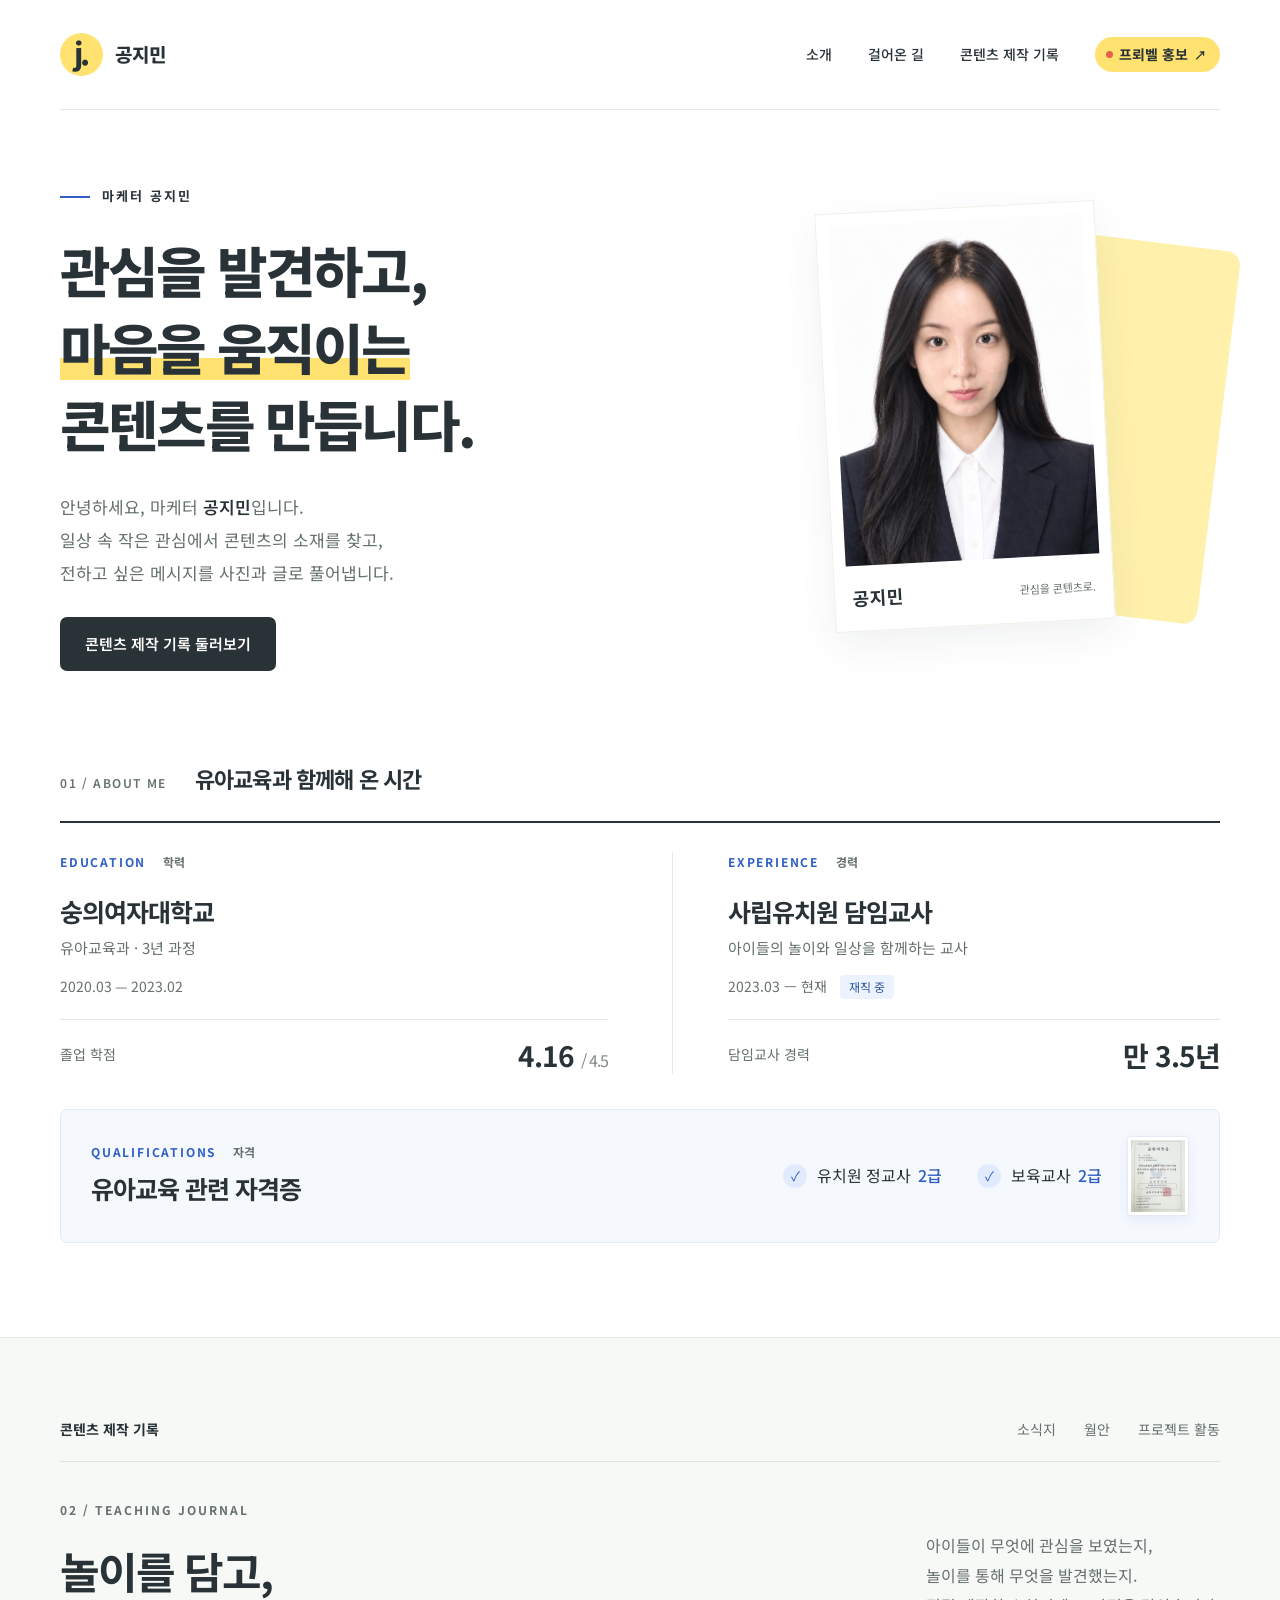
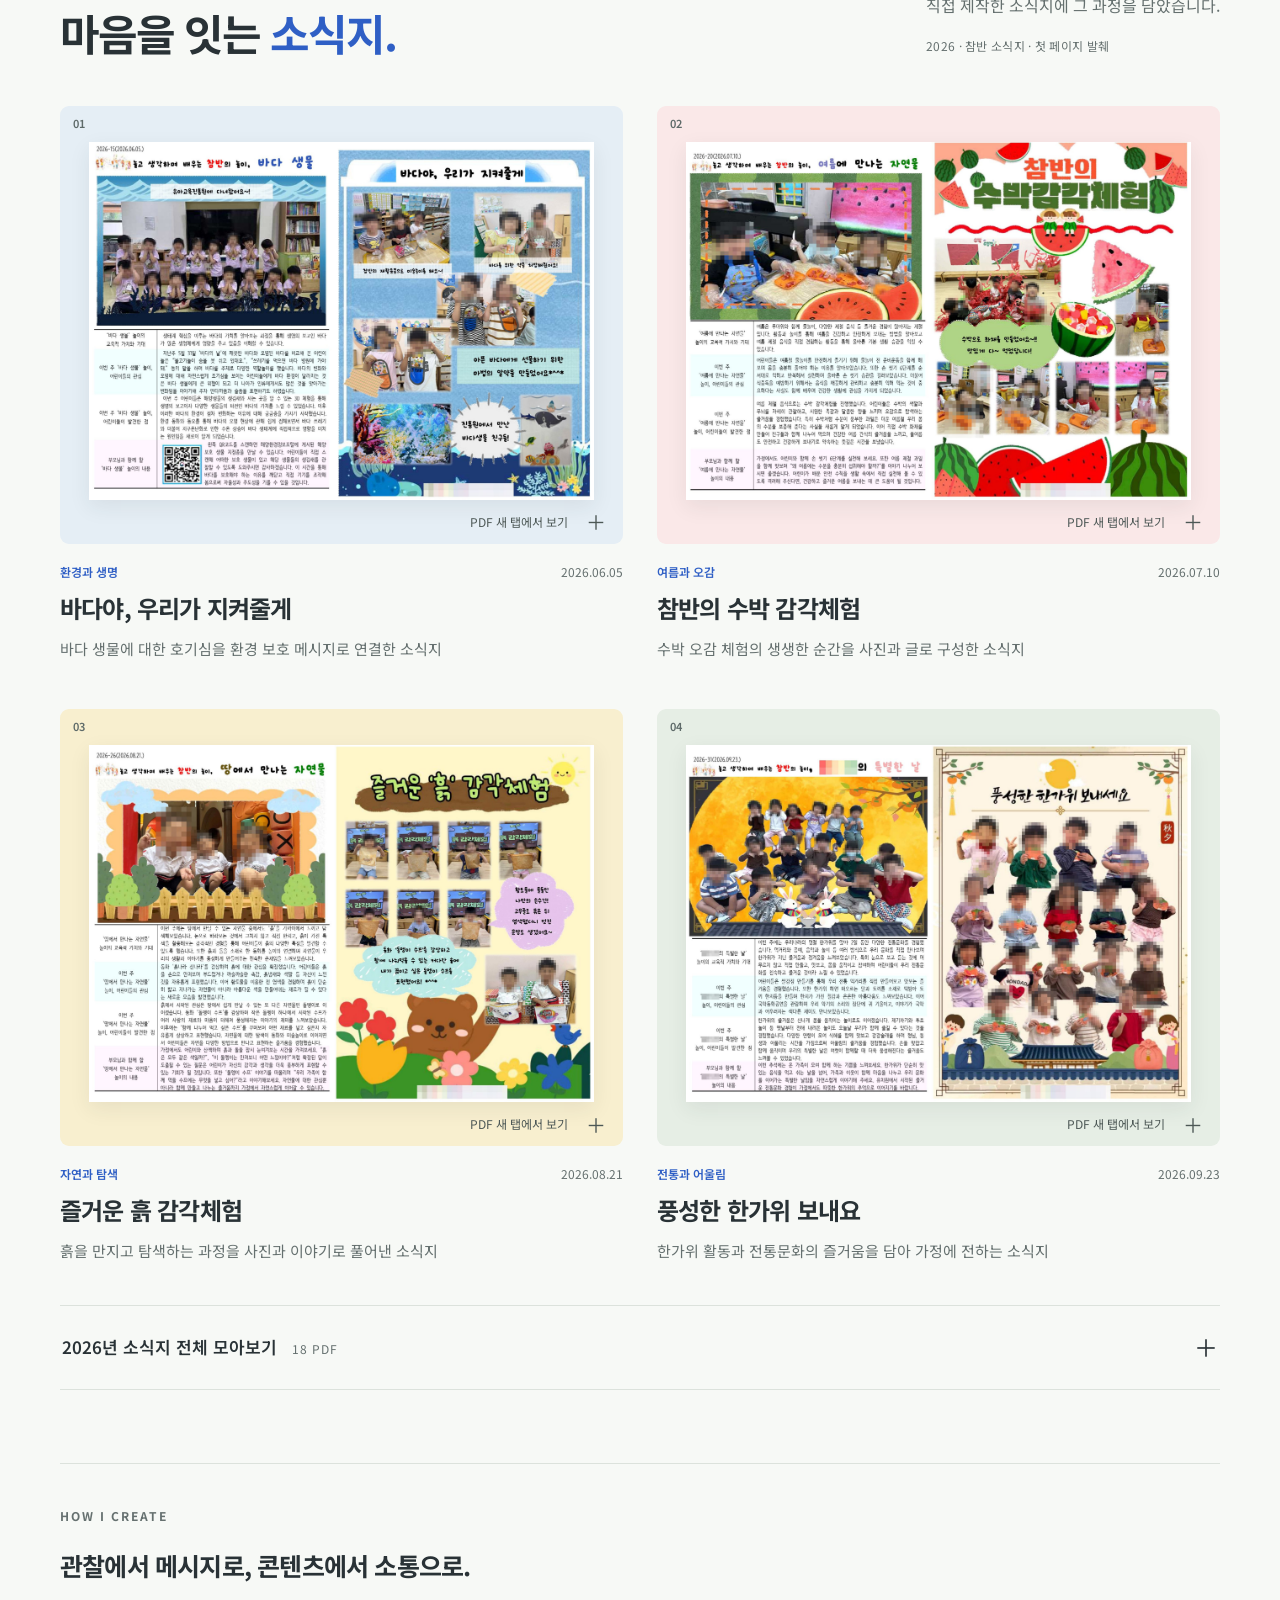
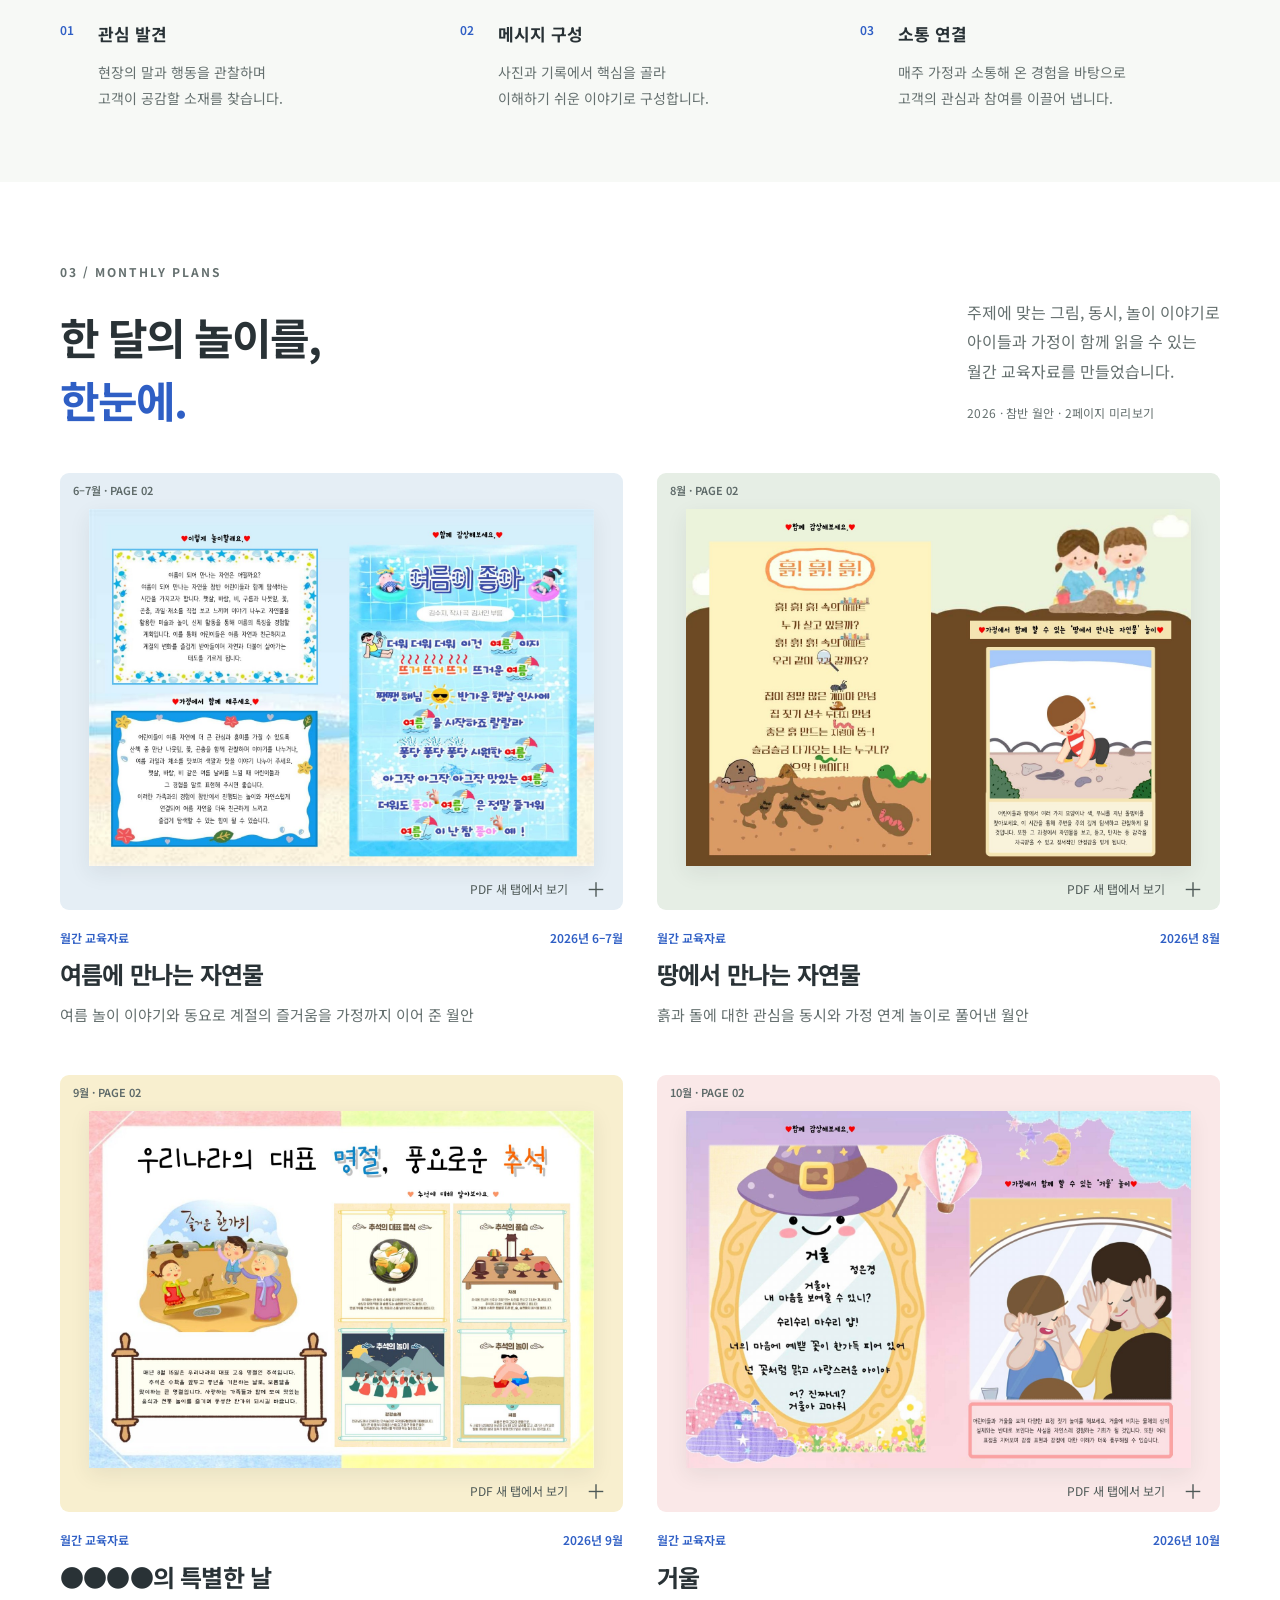
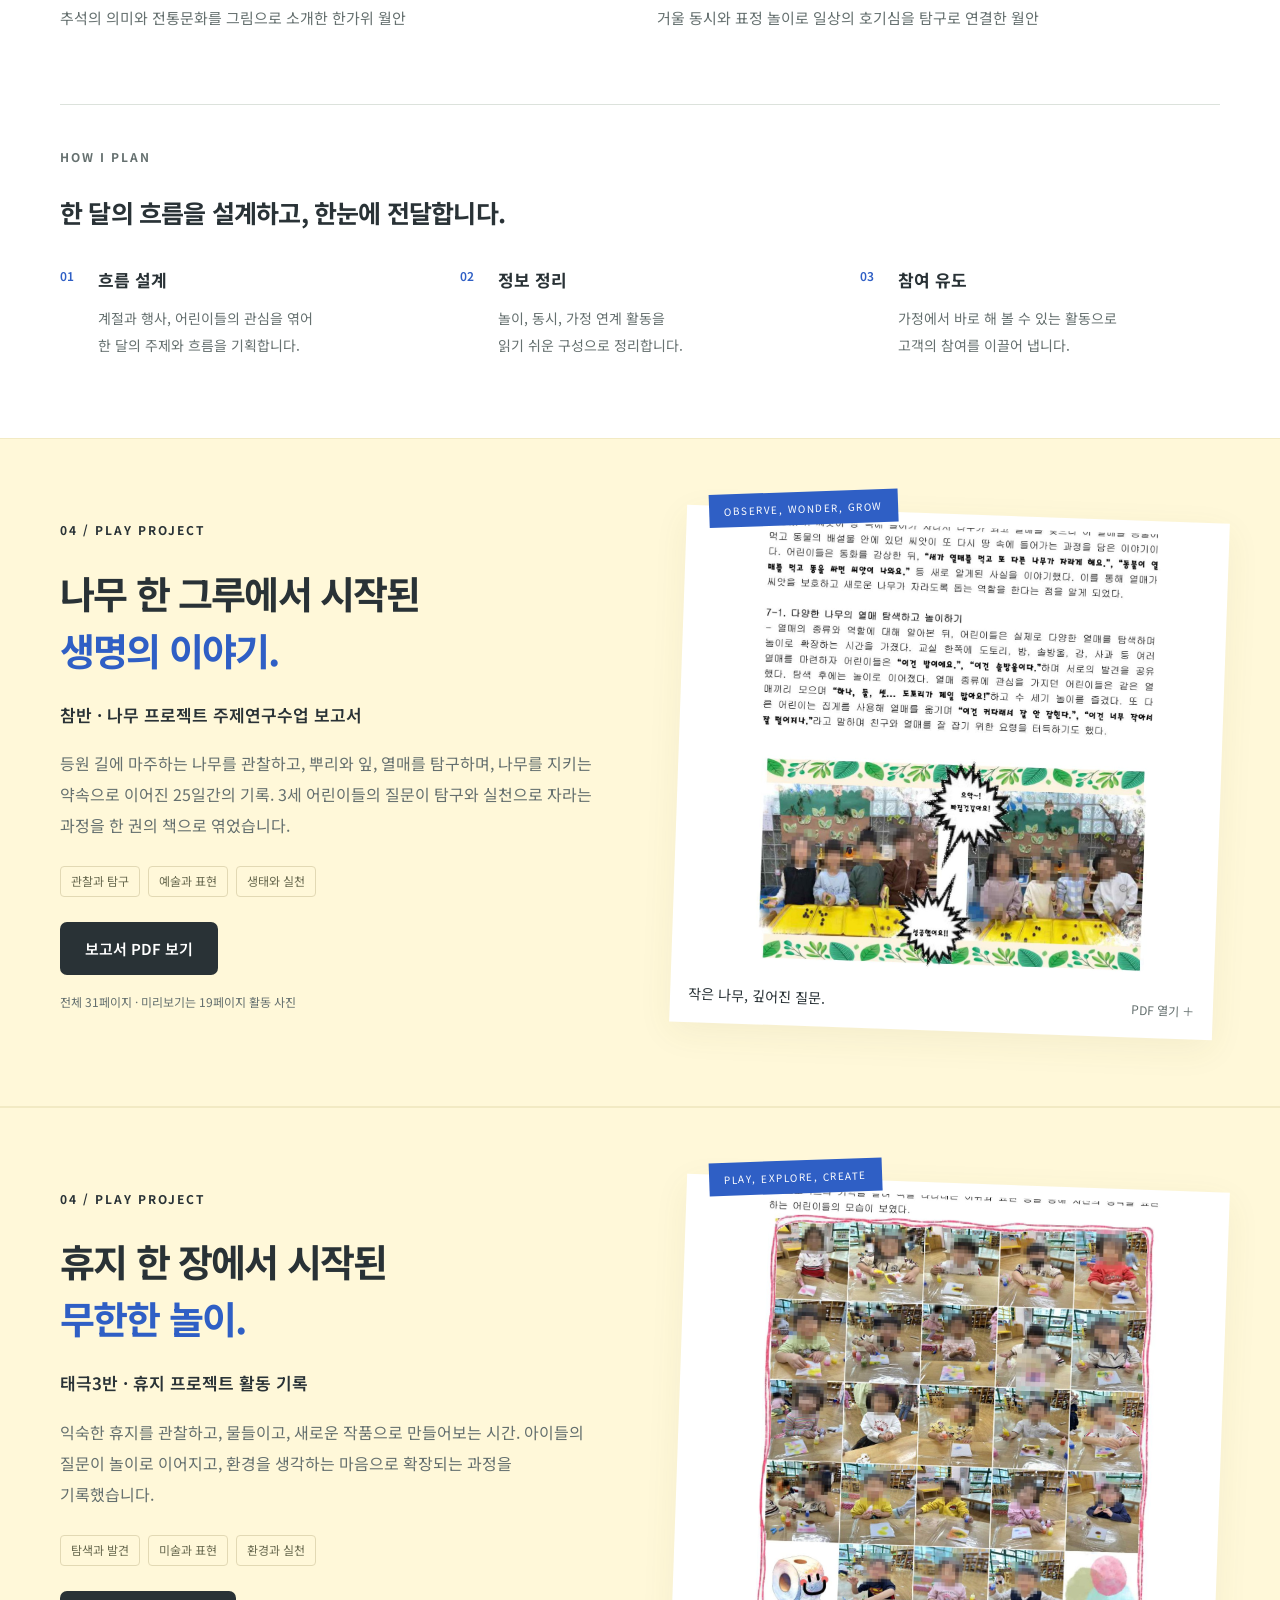
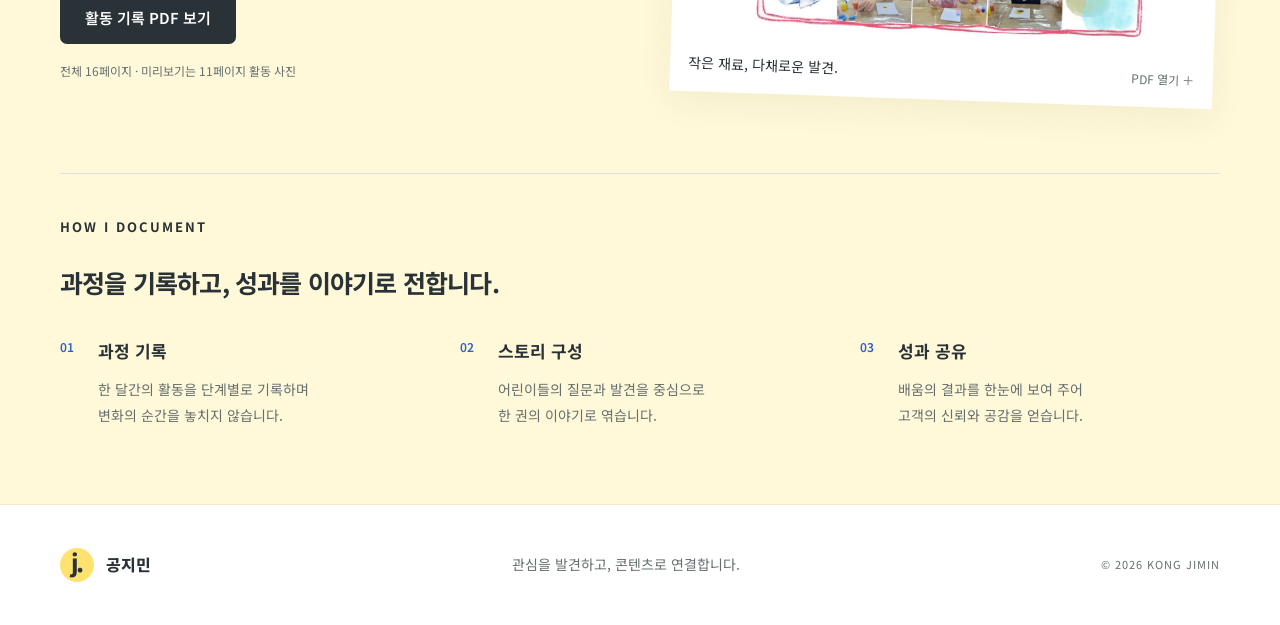
<file: docs/index.html>
<!doctype html>
<html lang="ko">
<head>
  <meta charset="utf-8"><meta name="viewport" content="width=device-width, initial-scale=1">
  <title>공지민 · 유아교사 포트폴리오</title>
  <meta name="description" content="아이들의 놀이를 관찰하고, 배움의 순간을 기록하는 유아교사 공지민의 포트폴리오. 자기소개와 직접 제작한 학급 소식지, 월안, 놀이 프로젝트를 소개합니다.">
  <link rel="icon" type="image/svg+xml" href="data:image/svg+xml,%3Csvg xmlns='http://www.w3.org/2000/svg' viewBox='0 0 64 64'%3E%3Crect width='64' height='64' rx='18' fill='%23ffe270'/%3E%3Ctext x='32' y='45' text-anchor='middle' font-family='sans-serif' font-size='39' font-weight='bold' fill='%23293236'%3Ej%3C/text%3E%3C/svg%3E">
  <link rel="stylesheet" href="styles.css">
</head>
<body>
  <a class="skip-link" href="#about">본문으로 바로가기</a>
  <header class="header wrap">
    <a class="brand" href="#home" aria-label="공지민 포트폴리오 처음으로"><span class="brand-mark">j.</span><span>공지민</span></a>
    <nav aria-label="주요 메뉴"><a href="#about">소개</a><a href="#journey">걸어온 길</a><a href="#work">콘텐츠 제작 기록</a><a class="nav-special" href="froebel/" target="_blank" rel="noopener noreferrer"><span class="nav-dot" aria-hidden="true"></span>프뢰벨 홍보<span class="nav-arrow" aria-hidden="true">↗</span><span class="sr-only"> (새 탭에서 열기)</span></a></nav>
  </header>
  <main id="home">
    <section class="hero wrap" id="about" aria-labelledby="intro-title">
      <div class="hero-copy">
        <p class="eyebrow"><span class="short-line"></span>마케터 공지민</p>
        <h1 id="intro-title">관심을 발견하고,<br><span class="highlight">마음을 움직이는</span><br>콘텐츠를 만듭니다.</h1>
        <p class="intro">안녕하세요, 마케터 <strong>공지민</strong>입니다.<br>일상 속 작은 관심에서 콘텐츠의 소재를 찾고,<br class="desktop-break"> 전하고 싶은 메시지를 사진과 글로 풀어냅니다.</p>
        <a class="primary-link" href="#work">콘텐츠 제작 기록 둘러보기</a>

      </div>
      <div class="portrait-area">
        <div class="portrait-backdrop"></div>
        <figure class="portrait"><img src="assets/jimin.jpg" width="354" height="472" alt="유아교사 공지민의 프로필 사진" fetchpriority="high"><figcaption><strong>공지민</strong><span>관심을 콘텐츠로.</span></figcaption></figure>
      </div>
    </section>
    <section class="journey wrap" id="journey" aria-labelledby="journey-title">
      <div class="section-kicker"><span>01 / ABOUT ME</span><h2 id="journey-title">유아교육과 함께해 온 시간</h2></div>
      <div class="credentials">
        <article class="credential"><p class="credential-label">EDUCATION <span>학력</span></p><h3>숭의여자대학교</h3><p class="credential-detail">유아교육과 · 3년 과정</p><p class="credential-date">2020.03 — 2023.02</p><div class="grade"><span>졸업 학점</span><strong>4.16 <small>/ 4.5</small></strong></div></article>
        <article class="credential"><p class="credential-label">EXPERIENCE <span>경력</span></p><h3>사립유치원 담임교사</h3><p class="credential-detail">아이들의 놀이와 일상을 함께하는 교사</p><p class="credential-date">2023.03 — 현재 <span class="current">재직 중</span></p><div class="grade"><span>담임교사 경력</span><strong>만 3.5년</strong></div></article>
      </div>
      <div class="qualifications"><div><p class="credential-label">QUALIFICATIONS <span>자격</span></p><h3>유아교육 관련 자격증</h3></div><ul><li><span class="qualification-check" aria-hidden="true">✓</span><span>유치원 정교사 <strong>2급</strong></span></li><li><span class="qualification-check" aria-hidden="true">✓</span><span>보육교사 <strong>2급</strong></span></li></ul><a class="qualification-cert" href="assets/teacher-certificate.jpg" target="_blank" rel="noopener noreferrer" aria-label="유치원 정교사 2급 교원자격증 이미지 새 탭에서 열기"><img src="assets/teacher-certificate-thumb.jpg" width="240" height="320" alt="유치원 정교사 2급 교원자격증" loading="lazy"></a></div>
    </section>
    <section class="work" id="work" aria-labelledby="work-title">
      <div class="wrap">
        <nav class="journal-nav" aria-label="콘텐츠 제작 기록 분류"><span>콘텐츠 제작 기록</span><a href="#work" aria-current="location">소식지</a><a href="#monthly">월안</a><a href="#project">프로젝트 활동</a></nav><div class="work-heading"><div><p class="eyebrow">02 / TEACHING JOURNAL</p><h2 id="work-title">놀이를 담고,<br>마음을 잇는 <span>소식지.</span></h2></div><div class="work-intro"><p>아이들이 무엇에 관심을 보였는지,<br>놀이를 통해 무엇을 발견했는지.<br>직접 제작한 소식지에 그 과정을 담았습니다.</p><p class="work-meta">2026 · 참반 소식지 · 첫 페이지 발췌</p></div></div>
        <div class="project-grid">
          <article class="project"><a class="project-image blue" href="pdfs/newsletters/6-1-mosaic.pdf#page=1" target="_blank" rel="noopener noreferrer" aria-label="바다야, 우리가 지켜줄게 소식지 PDF 새 탭에서 열기"><span class="sheet-index">01</span><img src="assets/newsletter-6-1-mosaic.jpg" width="2400" height="1697" alt="바다 생물 놀이의 교육적 의미와 활동 사진을 담은 6월 1주 소식지 첫 페이지" loading="lazy"><span class="view-label">PDF 새 탭에서 보기 <span aria-hidden="true">＋</span></span></a><div class="project-meta"><span>환경과 생명</span><time datetime="2026-06-05">2026.06.05</time></div><h3>바다야, 우리가 지켜줄게</h3><p>바다 생물에 대한 호기심을 환경 보호 메시지로 연결한 소식지</p></article>
          <article class="project"><a class="project-image pink" href="pdfs/newsletters/7-2-mosaic.pdf#page=1" target="_blank" rel="noopener noreferrer" aria-label="참반의 수박 감각체험 소식지 PDF 새 탭에서 열기"><span class="sheet-index">02</span><img src="assets/newsletter-7-2-mosaic.jpg" width="2400" height="1697" alt="수박 감각체험과 여름 놀이를 담은 7월 2주 소식지 첫 페이지" loading="lazy"><span class="view-label">PDF 새 탭에서 보기 <span aria-hidden="true">＋</span></span></a><div class="project-meta"><span>여름과 오감</span><time datetime="2026-07-10">2026.07.10</time></div><h3>참반의 수박 감각체험</h3><p>수박 오감 체험의 생생한 순간을 사진과 글로 구성한 소식지</p></article>
          <article class="project"><a class="project-image yellow" href="pdfs/newsletters/8-4-mosaic.pdf#page=1" target="_blank" rel="noopener noreferrer" aria-label="즐거운 흙 감각체험 소식지 PDF 새 탭에서 열기"><span class="sheet-index">03</span><img src="assets/newsletter-8-4-mosaic.jpg" width="2400" height="1697" alt="흙을 만지고 탐색하는 자연물 놀이를 담은 8월 4주 소식지 첫 페이지" loading="lazy"><span class="view-label">PDF 새 탭에서 보기 <span aria-hidden="true">＋</span></span></a><div class="project-meta"><span>자연과 탐색</span><time datetime="2026-08-21">2026.08.21</time></div><h3>즐거운 흙 감각체험</h3><p>흙을 만지고 탐색하는 과정을 사진과 이야기로 풀어낸 소식지</p></article>
          <article class="project"><a class="project-image mint" href="pdfs/newsletters/9-4-mosaic.pdf#page=1" target="_blank" rel="noopener noreferrer" aria-label="풍성한 한가위 보내요 소식지 PDF 새 탭에서 열기"><span class="sheet-index">04</span><img src="assets/newsletter-9-4-mosaic.jpg" width="2400" height="1697" alt="한가위 전통문화와 놀이 경험을 담은 9월 4주 소식지 첫 페이지" loading="lazy"><span class="view-label">PDF 새 탭에서 보기 <span aria-hidden="true">＋</span></span></a><div class="project-meta"><span>전통과 어울림</span><time datetime="2026-09-23">2026.09.23</time></div><h3>풍성한 한가위 보내요</h3><p>한가위 활동과 전통문화의 즐거움을 담아 가정에 전하는 소식지</p></article>
        </div>
        <details class="archive"><summary><span>2026년 소식지 전체 모아보기 <small>18 PDF</small></span><span class="details-symbol" aria-hidden="true">＋</span></summary><div class="archive-months"><div><h4>06<span>월 소식지</span></h4><div class="archive-links"><a href="pdfs/newsletters/6-1-mosaic.pdf" target="_blank" rel="noopener noreferrer">6월 1주 <span>PDF</span><span class="sr-only"> (새 탭에서 열기)</span></a><a href="pdfs/newsletters/6-2-mosaic.pdf" target="_blank" rel="noopener noreferrer">6월 2주 <span>PDF</span><span class="sr-only"> (새 탭에서 열기)</span></a><a href="pdfs/newsletters/6-3-mosaic.pdf" target="_blank" rel="noopener noreferrer">6월 3주 <span>PDF</span><span class="sr-only"> (새 탭에서 열기)</span></a><a href="pdfs/newsletters/6-4-mosaic.pdf" target="_blank" rel="noopener noreferrer">6월 4주 <span>PDF</span><span class="sr-only"> (새 탭에서 열기)</span></a></div></div><div><h4>07<span>월 소식지</span></h4><div class="archive-links"><a href="pdfs/newsletters/7-1-mosaic.pdf" target="_blank" rel="noopener noreferrer">7월 1주 <span>PDF</span><span class="sr-only"> (새 탭에서 열기)</span></a><a href="pdfs/newsletters/7-2-mosaic.pdf" target="_blank" rel="noopener noreferrer">7월 2주 <span>PDF</span><span class="sr-only"> (새 탭에서 열기)</span></a><a href="pdfs/newsletters/7-3-mosaic.pdf" target="_blank" rel="noopener noreferrer">7월 3주 <span>PDF</span><span class="sr-only"> (새 탭에서 열기)</span></a><a href="pdfs/newsletters/7-4-mosaic.pdf" target="_blank" rel="noopener noreferrer">7월 4주 <span>PDF</span><span class="sr-only"> (새 탭에서 열기)</span></a></div></div><div><h4>08<span>월 소식지</span></h4><div class="archive-links"><a href="pdfs/newsletters/8-1-mosaic.pdf" target="_blank" rel="noopener noreferrer">8월 1주 <span>PDF</span><span class="sr-only"> (새 탭에서 열기)</span></a><a href="pdfs/newsletters/8-2-mosaic.pdf" target="_blank" rel="noopener noreferrer">8월 2주 <span>PDF</span><span class="sr-only"> (새 탭에서 열기)</span></a><a href="pdfs/newsletters/8-3-mosaic.pdf" target="_blank" rel="noopener noreferrer">8월 3주 <span>PDF</span><span class="sr-only"> (새 탭에서 열기)</span></a><a href="pdfs/newsletters/8-4-mosaic.pdf" target="_blank" rel="noopener noreferrer">8월 4주 <span>PDF</span><span class="sr-only"> (새 탭에서 열기)</span></a><a href="pdfs/newsletters/8-5-mosaic.pdf" target="_blank" rel="noopener noreferrer">8월 5주 <span>PDF</span><span class="sr-only"> (새 탭에서 열기)</span></a></div></div><div><h4>09<span>월 소식지</span></h4><div class="archive-links"><a href="pdfs/newsletters/9-1-mosaic.pdf" target="_blank" rel="noopener noreferrer">9월 1주 <span>PDF</span><span class="sr-only"> (새 탭에서 열기)</span></a><a href="pdfs/newsletters/9-2-mosaic.pdf" target="_blank" rel="noopener noreferrer">9월 2주 <span>PDF</span><span class="sr-only"> (새 탭에서 열기)</span></a><a href="pdfs/newsletters/9-3-mosaic.pdf" target="_blank" rel="noopener noreferrer">9월 3주 <span>PDF</span><span class="sr-only"> (새 탭에서 열기)</span></a><a href="pdfs/newsletters/9-4-mosaic.pdf" target="_blank" rel="noopener noreferrer">9월 4주 <span>PDF</span><span class="sr-only"> (새 탭에서 열기)</span></a><a href="pdfs/newsletters/9-5-mosaic.pdf" target="_blank" rel="noopener noreferrer">9월 5주 <span>PDF</span><span class="sr-only"> (새 탭에서 열기)</span></a></div></div></div></details><div class="record-note"><p class="eyebrow">HOW I CREATE</p><h3>관찰에서 메시지로, 콘텐츠에서 소통으로.</h3><div class="record-steps"><div><span>01</span><h4>관심 발견</h4><p>현장의 말과 행동을 관찰하며 <br>고객이 공감할 소재를 찾습니다.</p></div><div><span>02</span><h4>메시지 구성</h4><p>사진과 기록에서 핵심을 골라 <br>이해하기 쉬운 이야기로 구성합니다.</p></div><div><span>03</span><h4>소통 연결</h4><p>매주 가정과 소통해 온 경험을 바탕으로 <br>고객의 관심과 참여를 이끌어 냅니다.</p></div></div></div>
      </div>
    </section>
<section class="monthly wrap" id="monthly" aria-labelledby="monthly-title"><div class="work-heading"><div><p class="eyebrow">03 / MONTHLY PLANS</p><h2 id="monthly-title">한 달의 놀이를,<br><span>한눈에.</span></h2></div><div class="work-intro"><p>주제에 맞는 그림, 동시, 놀이 이야기로<br>아이들과 가정이 함께 읽을 수 있는<br>월간 교육자료를 만들었습니다.</p><p class="work-meta">2026 · 참반 월안 · 2페이지 미리보기</p></div></div><div class="project-grid"><article class="project"><a class="project-image blue" href="pdfs/monthly/06-07-mosaic.pdf#page=2" target="_blank" rel="noopener noreferrer" aria-label="6–7월 월안 PDF 2페이지 새 탭에서 열기"><span class="sheet-index">6–7월 · PAGE 02</span><img src="assets/monthly-06-07.jpg" width="1500" height="1061" alt="6–7월 월안의 두 번째 페이지: 여름에 만나는 자연물" loading="lazy"><span class="view-label">PDF 새 탭에서 보기 <span aria-hidden="true">＋</span></span></a><div class="project-meta"><span>월간 교육자료</span><span>2026년 6–7월</span></div><h3>여름에 만나는 자연물</h3><p>여름 놀이 이야기와 동요로 계절의 즐거움을 가정까지 이어 준 월안</p></article><article class="project"><a class="project-image mint" href="pdfs/monthly/08-mosaic.pdf#page=2" target="_blank" rel="noopener noreferrer" aria-label="8월 월안 PDF 2페이지 새 탭에서 열기"><span class="sheet-index">8월 · PAGE 02</span><img src="assets/monthly-08.jpg" width="1500" height="1061" alt="8월 월안의 두 번째 페이지: 땅에서 만나는 자연물" loading="lazy"><span class="view-label">PDF 새 탭에서 보기 <span aria-hidden="true">＋</span></span></a><div class="project-meta"><span>월간 교육자료</span><span>2026년 8월</span></div><h3>땅에서 만나는 자연물</h3><p>흙과 돌에 대한 관심을 동시와 가정 연계 놀이로 풀어낸 월안</p></article><article class="project"><a class="project-image yellow" href="pdfs/monthly/09-mosaic.pdf#page=2" target="_blank" rel="noopener noreferrer" aria-label="9월 월안 PDF 2페이지 새 탭에서 열기"><span class="sheet-index">9월 · PAGE 02</span><img src="assets/monthly-09.jpg" width="1500" height="1061" alt="9월 월안의 두 번째 페이지: ●●●●의 특별한 날" loading="lazy"><span class="view-label">PDF 새 탭에서 보기 <span aria-hidden="true">＋</span></span></a><div class="project-meta"><span>월간 교육자료</span><span>2026년 9월</span></div><h3>●●●●의 특별한 날</h3><p>추석의 의미와 전통문화를 그림으로 소개한 한가위 월안</p></article><article class="project"><a class="project-image pink" href="pdfs/monthly/10-mosaic.pdf#page=2" target="_blank" rel="noopener noreferrer" aria-label="10월 월안 PDF 2페이지 새 탭에서 열기"><span class="sheet-index">10월 · PAGE 02</span><img src="assets/monthly-10.jpg" width="1500" height="1061" alt="10월 월안의 두 번째 페이지: 거울" loading="lazy"><span class="view-label">PDF 새 탭에서 보기 <span aria-hidden="true">＋</span></span></a><div class="project-meta"><span>월간 교육자료</span><span>2026년 10월</span></div><h3>거울</h3><p>거울 동시와 표정 놀이로 일상의 호기심을 탐구로 연결한 월안</p></article></div><div class="record-note"><p class="eyebrow">HOW I PLAN</p><h3>한 달의 흐름을 설계하고, 한눈에 전달합니다.</h3><div class="record-steps"><div><span>01</span><h4>흐름 설계</h4><p>계절과 행사, 어린이들의 관심을 엮어 <br>한 달의 주제와 흐름을 기획합니다.</p></div><div><span>02</span><h4>정보 정리</h4><p>놀이, 동시, 가정 연계 활동을 <br>읽기 쉬운 구성으로 정리합니다.</p></div><div><span>03</span><h4>참여 유도</h4><p>가정에서 바로 해 볼 수 있는 활동으로 <br>고객의 참여를 이끌어 냅니다.</p></div></div></div></section><section class="project-feature" id="project" aria-labelledby="project-title"><div class="wrap feature-grid"><div class="feature-copy"><p class="eyebrow">04 / PLAY PROJECT</p><h2 id="project-title">나무 한 그루에서 시작된<br><span>생명의 이야기.</span></h2><p class="feature-subtitle">참반 · 나무 프로젝트 주제연구수업 보고서</p><p>등원 길에 마주하는 나무를 관찰하고, 뿌리와 잎, 열매를 탐구하며, 나무를 지키는 약속으로 이어진 25일간의 기록. 3세 어린이들의 질문이 탐구와 실천으로 자라는 과정을 한 권의 책으로 엮었습니다.</p><div class="feature-tags"><span>관찰과 탐구</span><span>예술과 표현</span><span>생태와 실천</span></div><a class="primary-link" href="pdfs/projects/tree-project-mosaic.pdf#page=19" target="_blank" rel="noopener noreferrer">보고서 PDF 보기<span class="sr-only"> (새 탭에서 열기)</span></a><p class="feature-caption">전체 31페이지 · 미리보기는 19페이지 활동 사진</p></div><a class="feature-art" href="pdfs/projects/tree-project-mosaic.pdf#page=19" target="_blank" rel="noopener noreferrer" aria-label="참반 나무 프로젝트 보고서 PDF 새 탭에서 열기"><span class="feature-stamp">OBSERVE, WONDER, GROW</span><div class="feature-crop"><img src="assets/tree-project-mosaic.jpg" width="1414" height="2000" alt="친구들과 함께 나무 열매를 탐색하고 놀이하는 아이들의 활동 사진, 보고서 19페이지" loading="lazy"></div><span class="feature-art-caption">작은 나무, 깊어진 질문. <span>PDF 열기 ＋</span></span></a></div></section>
  <section class="project-feature" id="project-tissue" aria-labelledby="project-tissue-title"><div class="wrap feature-grid"><div class="feature-copy"><p class="eyebrow">04 / PLAY PROJECT</p><h2 id="project-tissue-title">휴지 한 장에서 시작된<br><span>무한한 놀이.</span></h2><p class="feature-subtitle">태극3반 · 휴지 프로젝트 활동 기록</p><p>익숙한 휴지를 관찰하고, 물들이고, 새로운 작품으로 만들어보는 시간. 아이들의 질문이 놀이로 이어지고, 환경을 생각하는 마음으로 확장되는 과정을 기록했습니다.</p><div class="feature-tags"><span>탐색과 발견</span><span>미술과 표현</span><span>환경과 실천</span></div><a class="primary-link" href="pdfs/projects/tissue-project-mosaic.pdf#page=11" target="_blank" rel="noopener noreferrer">활동 기록 PDF 보기<span class="sr-only"> (새 탭에서 열기)</span></a><p class="feature-caption">전체 16페이지 · 미리보기는 11페이지 활동 사진</p></div><a class="feature-art" href="pdfs/projects/tissue-project-mosaic.pdf#page=11" target="_blank" rel="noopener noreferrer" aria-label="태극3반 휴지 프로젝트 PDF 새 탭에서 열기"><span class="feature-stamp">PLAY, EXPLORE, CREATE</span><div class="feature-crop"><img src="assets/tissue-project-mosaic.jpg" width="1414" height="2000" alt="휴지를 물들이고 작품으로 표현하는 아이들의 활동 사진 모음, 활동 기록 11페이지" loading="lazy"></div><span class="feature-art-caption">작은 재료, 다채로운 발견. <span>PDF 열기 ＋</span></span></a></div><div class="wrap"><div class="record-note"><p class="eyebrow">HOW I DOCUMENT</p><h3>과정을 기록하고, 성과를 이야기로 전합니다.</h3><div class="record-steps"><div><span>01</span><h4>과정 기록</h4><p>한 달간의 활동을 단계별로 기록하며 <br>변화의 순간을 놓치지 않습니다.</p></div><div><span>02</span><h4>스토리 구성</h4><p>어린이들의 질문과 발견을 중심으로 <br>한 권의 이야기로 엮습니다.</p></div><div><span>03</span><h4>성과 공유</h4><p>배움의 결과를 한눈에 보여 주어 <br>고객의 신뢰와 공감을 얻습니다.</p></div></div></div></div></section>
  </main>
  <footer class="footer wrap"><a class="brand" href="#home"><span class="brand-mark">j.</span><span>공지민</span></a><p>관심을 발견하고, 콘텐츠로 연결합니다.</p><span>© 2026 KONG JIMIN</span></footer>

</body>
</html>
</file>
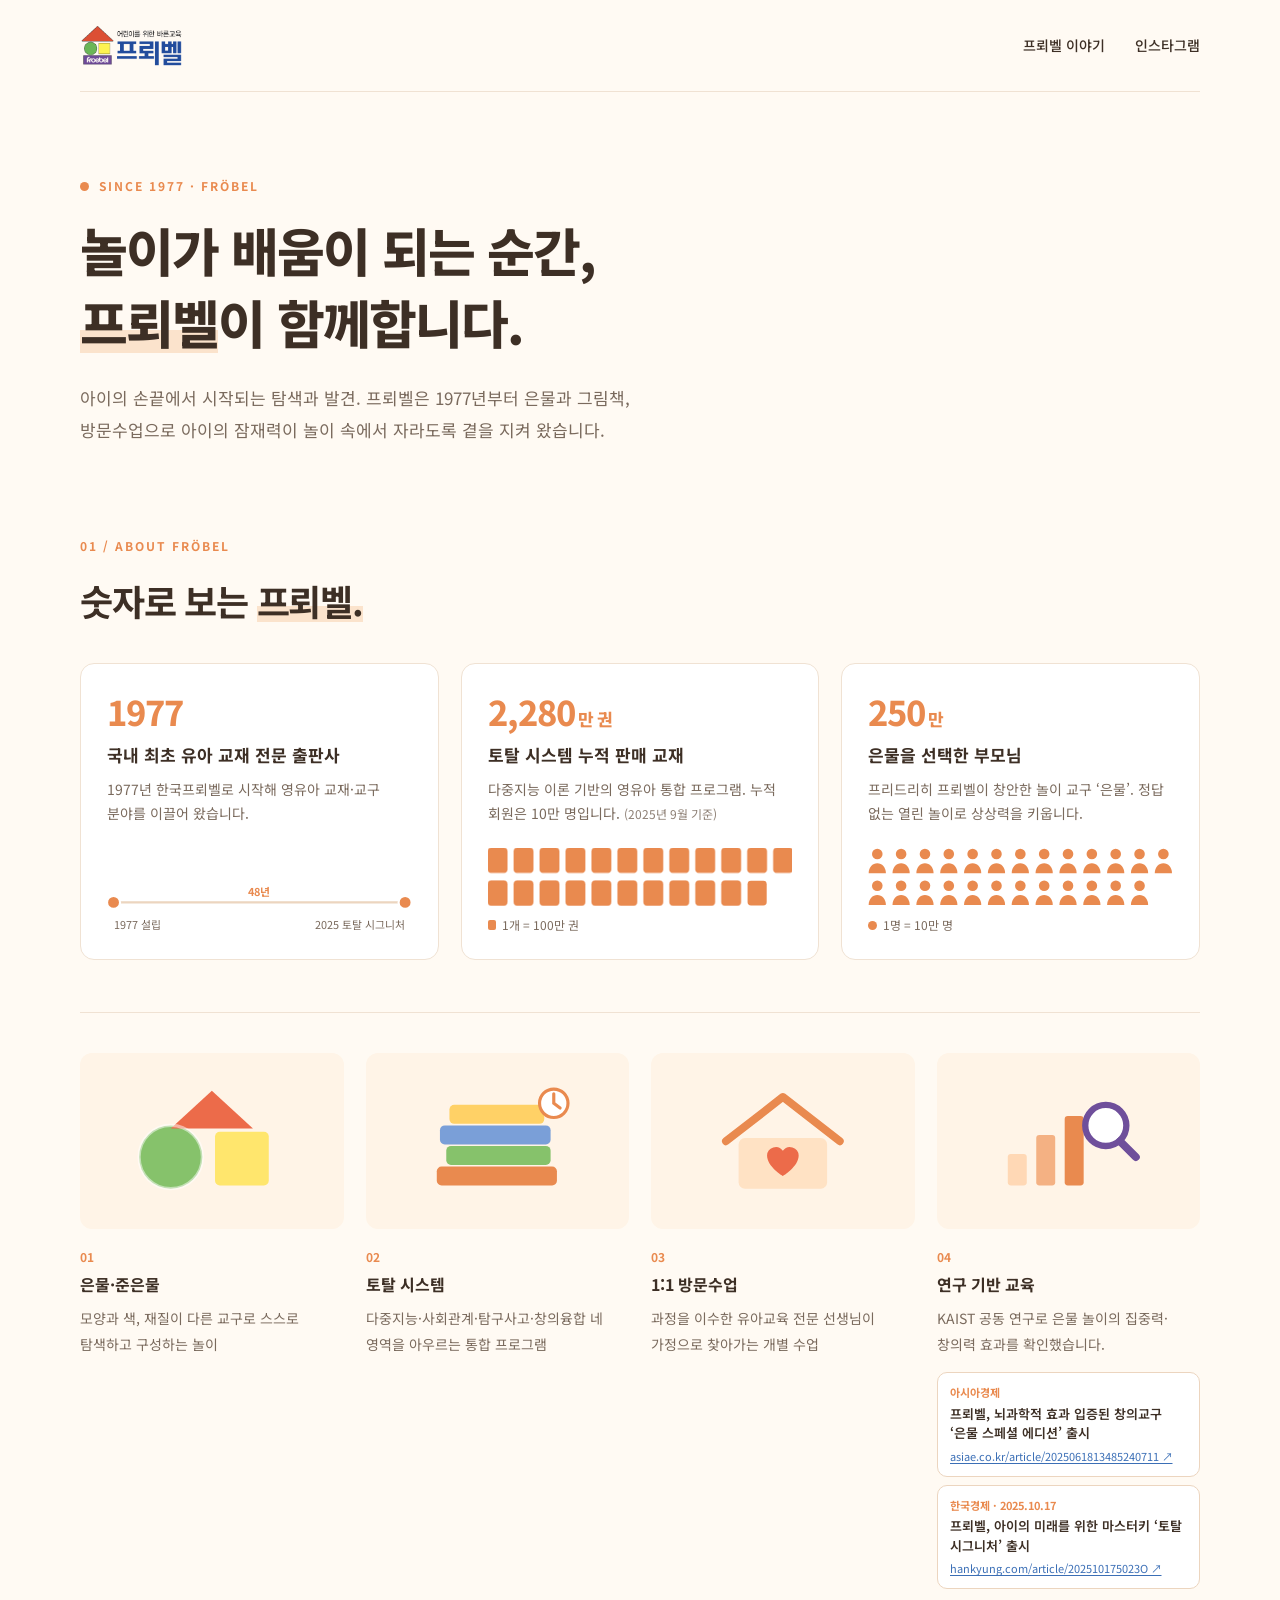
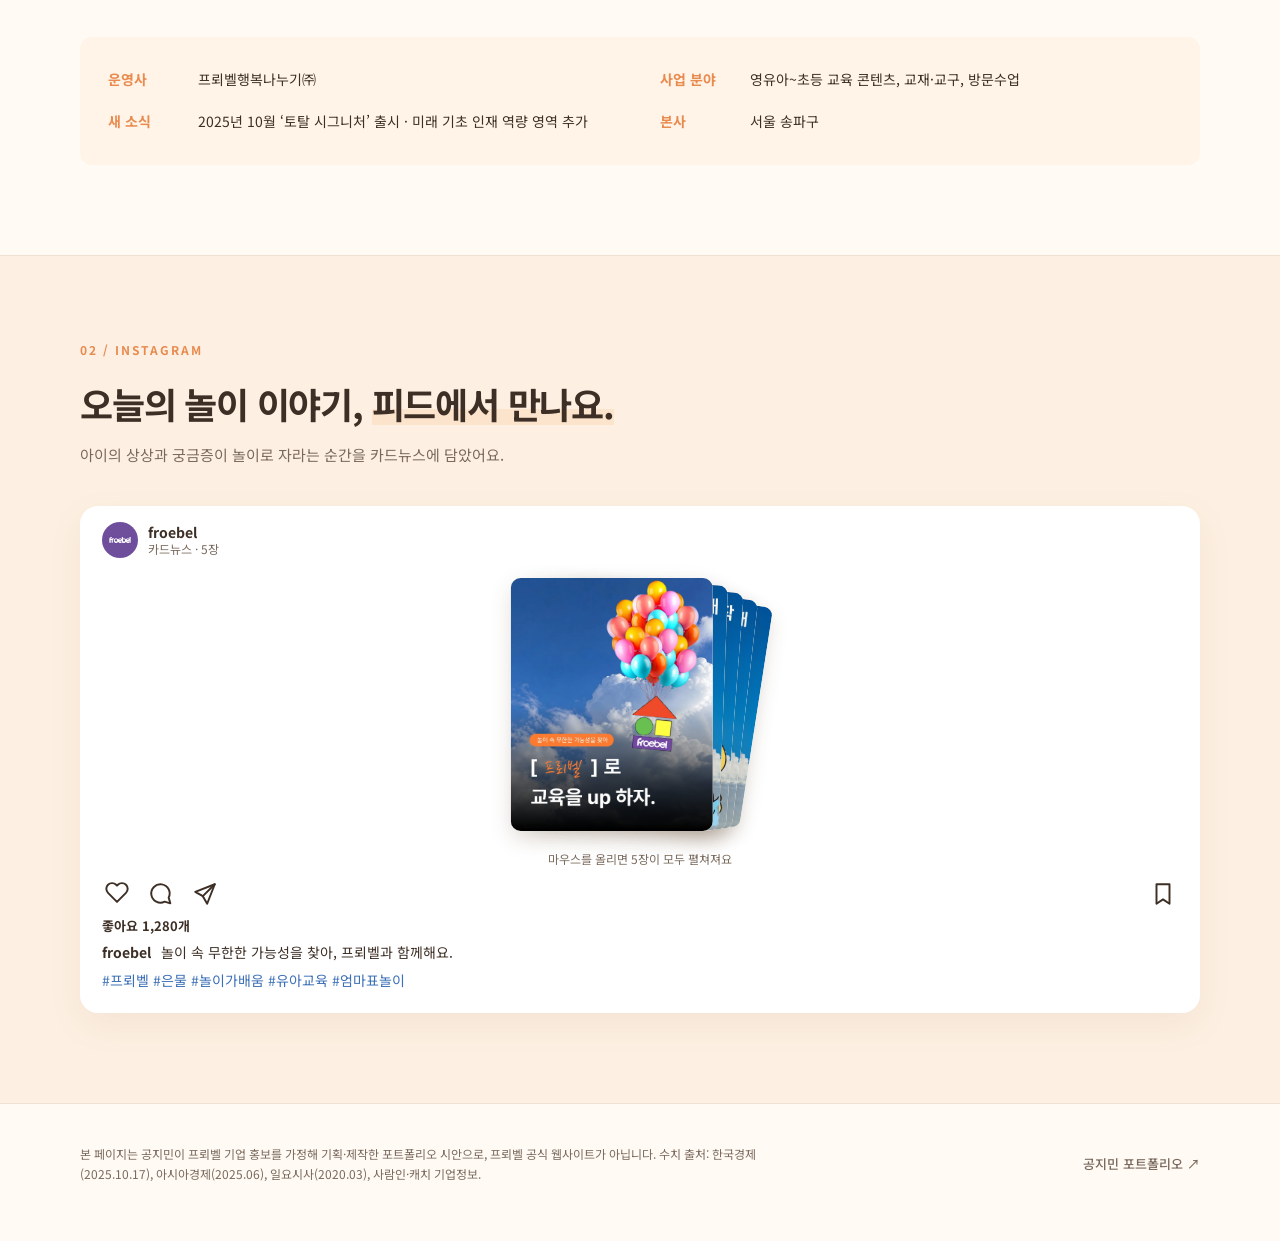
<file: docs/froebel/index.html>
<!doctype html>
<html lang="ko">
<head>
  <meta charset="utf-8"><meta name="viewport" content="width=device-width, initial-scale=1">
  <title>프뢰벨 · 놀이가 배움이 되는 순간</title>
  <meta name="description" content="1977년부터 놀이가 배움이 되는 순간을 함께해 온 프뢰벨. 은물, 토탈 시스템, 1:1 방문수업과 인스타그램 이야기를 소개합니다.">
  <meta name="robots" content="noindex">
  <link rel="icon" type="image/svg+xml" href="data:image/svg+xml,%3Csvg xmlns='http://www.w3.org/2000/svg' viewBox='0 0 64 64'%3E%3Crect width='64' height='64' rx='18' fill='%236f4f9b'/%3E%3Ctext x='32' y='45' text-anchor='middle' font-family='sans-serif' font-size='38' font-weight='bold' fill='white'%3Ef%3C/text%3E%3C/svg%3E">
  <link rel="stylesheet" href="froebel.css">
</head>
<body>
  <header class="top wrap">
    <a class="logo" href="#top" aria-label="프뢰벨 처음으로"><img src="assets/froebel-logo-kr.png" width="316" height="132" alt="프뢰벨 · 어린이를 위한 바른교육"></a>
    <nav aria-label="페이지 메뉴"><a href="#brand">프뢰벨 이야기</a><a href="#insta">인스타그램</a></nav>
  </header>

  <main id="top">
    <section class="hero wrap" aria-labelledby="hero-title">
      <p class="eyebrow"><span class="dot"></span>SINCE 1977 · FRÖBEL</p>
      <h1 id="hero-title">놀이가 배움이 되는 순간,<br><span>프뢰벨</span>이 함께합니다.</h1>
      <p class="lead">아이의 손끝에서 시작되는 탐색과 발견. 프뢰벨은 1977년부터 은물과 그림책, 방문수업으로 아이의 잠재력이 놀이 속에서 자라도록 곁을 지켜 왔습니다.</p>
    </section>

    <section class="brand wrap" id="brand" aria-labelledby="brand-title">
      <div class="sec-head">
        <p class="eyebrow">01 / ABOUT FRÖBEL</p>
        <h2 id="brand-title">숫자로 보는 <span>프뢰벨.</span></h2>
      </div>
      <div class="facts">
        <article class="fact"><p class="fact-num">1977</p><h3>국내 최초 유아 교재 전문 출판사</h3><p>1977년 한국프뢰벨로 시작해 영유아 교재·교구 분야를 이끌어 왔습니다.</p><figure class="viz"><svg class="pict timeline" viewBox="0 0 280 46" role="img" aria-label="1977년 설립부터 2025년까지 48년의 연혁">
<line x1="6" y1="16" x2="274" y2="16" stroke="var(--line-strong)" stroke-width="2" stroke-linecap="round"/>
<line x1="6" y1="16" x2="274" y2="16" stroke="var(--warm)" stroke-width="2" stroke-linecap="round" stroke-dasharray="3 5" opacity=".0"/>
<circle cx="6.0" cy="16" r="6" fill="var(--warm)" stroke="var(--card)" stroke-width="2"/>
<circle cx="274.0" cy="16" r="6" fill="var(--warm)" stroke="var(--card)" stroke-width="2"/>
<text x="6" y="40" class="tl-t">1977 설립</text><text x="274" y="40" text-anchor="end" class="tl-t">2025 토탈 시그니처</text>
<text x="140" y="10" text-anchor="middle" class="tl-m">48년</text></svg></figure></article>
        <article class="fact"><p class="fact-num">2,280<small>만 권</small></p><h3>토탈 시스템 누적 판매 교재</h3><p>다중지능 이론 기반의 영유아 통합 프로그램. 누적 회원은 10만 명입니다. <span class="ref">(2025년 9월 기준)</span></p><figure class="viz"><svg class="pict" viewBox="0 0 223 42" role="img" aria-label="교재 아이콘 23개, 1개당 100만 권, 합계 2,280만 권"><rect x="0" y="0" width="14" height="18" rx="2.5" fill="var(--warm)"/><rect x="0" y="0" width="14" height="18" rx="2.5" fill="none" stroke="var(--warm)" stroke-width="1.2" opacity=".45"/><rect x="19" y="0" width="14" height="18" rx="2.5" fill="var(--warm)"/><rect x="19" y="0" width="14" height="18" rx="2.5" fill="none" stroke="var(--warm)" stroke-width="1.2" opacity=".45"/><rect x="38" y="0" width="14" height="18" rx="2.5" fill="var(--warm)"/><rect x="38" y="0" width="14" height="18" rx="2.5" fill="none" stroke="var(--warm)" stroke-width="1.2" opacity=".45"/><rect x="57" y="0" width="14" height="18" rx="2.5" fill="var(--warm)"/><rect x="57" y="0" width="14" height="18" rx="2.5" fill="none" stroke="var(--warm)" stroke-width="1.2" opacity=".45"/><rect x="76" y="0" width="14" height="18" rx="2.5" fill="var(--warm)"/><rect x="76" y="0" width="14" height="18" rx="2.5" fill="none" stroke="var(--warm)" stroke-width="1.2" opacity=".45"/><rect x="95" y="0" width="14" height="18" rx="2.5" fill="var(--warm)"/><rect x="95" y="0" width="14" height="18" rx="2.5" fill="none" stroke="var(--warm)" stroke-width="1.2" opacity=".45"/><rect x="114" y="0" width="14" height="18" rx="2.5" fill="var(--warm)"/><rect x="114" y="0" width="14" height="18" rx="2.5" fill="none" stroke="var(--warm)" stroke-width="1.2" opacity=".45"/><rect x="133" y="0" width="14" height="18" rx="2.5" fill="var(--warm)"/><rect x="133" y="0" width="14" height="18" rx="2.5" fill="none" stroke="var(--warm)" stroke-width="1.2" opacity=".45"/><rect x="152" y="0" width="14" height="18" rx="2.5" fill="var(--warm)"/><rect x="152" y="0" width="14" height="18" rx="2.5" fill="none" stroke="var(--warm)" stroke-width="1.2" opacity=".45"/><rect x="171" y="0" width="14" height="18" rx="2.5" fill="var(--warm)"/><rect x="171" y="0" width="14" height="18" rx="2.5" fill="none" stroke="var(--warm)" stroke-width="1.2" opacity=".45"/><rect x="190" y="0" width="14" height="18" rx="2.5" fill="var(--warm)"/><rect x="190" y="0" width="14" height="18" rx="2.5" fill="none" stroke="var(--warm)" stroke-width="1.2" opacity=".45"/><rect x="209" y="0" width="14" height="18" rx="2.5" fill="var(--warm)"/><rect x="209" y="0" width="14" height="18" rx="2.5" fill="none" stroke="var(--warm)" stroke-width="1.2" opacity=".45"/><rect x="0" y="24" width="14" height="18" rx="2.5" fill="var(--warm)"/><rect x="0" y="24" width="14" height="18" rx="2.5" fill="none" stroke="var(--warm)" stroke-width="1.2" opacity=".45"/><rect x="19" y="24" width="14" height="18" rx="2.5" fill="var(--warm)"/><rect x="19" y="24" width="14" height="18" rx="2.5" fill="none" stroke="var(--warm)" stroke-width="1.2" opacity=".45"/><rect x="38" y="24" width="14" height="18" rx="2.5" fill="var(--warm)"/><rect x="38" y="24" width="14" height="18" rx="2.5" fill="none" stroke="var(--warm)" stroke-width="1.2" opacity=".45"/><rect x="57" y="24" width="14" height="18" rx="2.5" fill="var(--warm)"/><rect x="57" y="24" width="14" height="18" rx="2.5" fill="none" stroke="var(--warm)" stroke-width="1.2" opacity=".45"/><rect x="76" y="24" width="14" height="18" rx="2.5" fill="var(--warm)"/><rect x="76" y="24" width="14" height="18" rx="2.5" fill="none" stroke="var(--warm)" stroke-width="1.2" opacity=".45"/><rect x="95" y="24" width="14" height="18" rx="2.5" fill="var(--warm)"/><rect x="95" y="24" width="14" height="18" rx="2.5" fill="none" stroke="var(--warm)" stroke-width="1.2" opacity=".45"/><rect x="114" y="24" width="14" height="18" rx="2.5" fill="var(--warm)"/><rect x="114" y="24" width="14" height="18" rx="2.5" fill="none" stroke="var(--warm)" stroke-width="1.2" opacity=".45"/><rect x="133" y="24" width="14" height="18" rx="2.5" fill="var(--warm)"/><rect x="133" y="24" width="14" height="18" rx="2.5" fill="none" stroke="var(--warm)" stroke-width="1.2" opacity=".45"/><rect x="152" y="24" width="14" height="18" rx="2.5" fill="var(--warm)"/><rect x="152" y="24" width="14" height="18" rx="2.5" fill="none" stroke="var(--warm)" stroke-width="1.2" opacity=".45"/><rect x="171" y="24" width="14" height="18" rx="2.5" fill="var(--warm)"/><rect x="171" y="24" width="14" height="18" rx="2.5" fill="none" stroke="var(--warm)" stroke-width="1.2" opacity=".45"/><clipPath id="cb19024"><rect x="190" y="24" width="11.200000000000001" height="18"/></clipPath><rect x="190" y="24" width="14" height="18" rx="2.5" fill="var(--warm)" clip-path=url(#cb19024)/><rect x="190" y="24" width="14" height="18" rx="2.5" fill="none" stroke="var(--warm)" stroke-width="1.2" opacity=".45"/></svg><figcaption><i class="key book"></i> 1개 = 100만 권</figcaption></figure></article>
        <article class="fact"><p class="fact-num">250<small>만</small></p><h3>은물을 선택한 부모님</h3><p>프리드리히 프뢰벨이 창안한 놀이 교구 ‘은물’. 정답 없는 열린 놀이로 상상력을 키웁니다.</p><figure class="viz"><svg class="pict" viewBox="0 0 230 44" role="img" aria-label="사람 아이콘 25개, 1개당 10만 명, 합계 250만 명"><g transform="translate(0,0)"><circle cx="7" cy="4.5" r="4" fill="var(--warm)"/><path d="M0.5 19c0-4.4 2.9-7.5 6.5-7.5s6.5 3.1 6.5 7.5z" fill="var(--warm)"/></g><g transform="translate(18,0)"><circle cx="7" cy="4.5" r="4" fill="var(--warm)"/><path d="M0.5 19c0-4.4 2.9-7.5 6.5-7.5s6.5 3.1 6.5 7.5z" fill="var(--warm)"/></g><g transform="translate(36,0)"><circle cx="7" cy="4.5" r="4" fill="var(--warm)"/><path d="M0.5 19c0-4.4 2.9-7.5 6.5-7.5s6.5 3.1 6.5 7.5z" fill="var(--warm)"/></g><g transform="translate(54,0)"><circle cx="7" cy="4.5" r="4" fill="var(--warm)"/><path d="M0.5 19c0-4.4 2.9-7.5 6.5-7.5s6.5 3.1 6.5 7.5z" fill="var(--warm)"/></g><g transform="translate(72,0)"><circle cx="7" cy="4.5" r="4" fill="var(--warm)"/><path d="M0.5 19c0-4.4 2.9-7.5 6.5-7.5s6.5 3.1 6.5 7.5z" fill="var(--warm)"/></g><g transform="translate(90,0)"><circle cx="7" cy="4.5" r="4" fill="var(--warm)"/><path d="M0.5 19c0-4.4 2.9-7.5 6.5-7.5s6.5 3.1 6.5 7.5z" fill="var(--warm)"/></g><g transform="translate(108,0)"><circle cx="7" cy="4.5" r="4" fill="var(--warm)"/><path d="M0.5 19c0-4.4 2.9-7.5 6.5-7.5s6.5 3.1 6.5 7.5z" fill="var(--warm)"/></g><g transform="translate(126,0)"><circle cx="7" cy="4.5" r="4" fill="var(--warm)"/><path d="M0.5 19c0-4.4 2.9-7.5 6.5-7.5s6.5 3.1 6.5 7.5z" fill="var(--warm)"/></g><g transform="translate(144,0)"><circle cx="7" cy="4.5" r="4" fill="var(--warm)"/><path d="M0.5 19c0-4.4 2.9-7.5 6.5-7.5s6.5 3.1 6.5 7.5z" fill="var(--warm)"/></g><g transform="translate(162,0)"><circle cx="7" cy="4.5" r="4" fill="var(--warm)"/><path d="M0.5 19c0-4.4 2.9-7.5 6.5-7.5s6.5 3.1 6.5 7.5z" fill="var(--warm)"/></g><g transform="translate(180,0)"><circle cx="7" cy="4.5" r="4" fill="var(--warm)"/><path d="M0.5 19c0-4.4 2.9-7.5 6.5-7.5s6.5 3.1 6.5 7.5z" fill="var(--warm)"/></g><g transform="translate(198,0)"><circle cx="7" cy="4.5" r="4" fill="var(--warm)"/><path d="M0.5 19c0-4.4 2.9-7.5 6.5-7.5s6.5 3.1 6.5 7.5z" fill="var(--warm)"/></g><g transform="translate(216,0)"><circle cx="7" cy="4.5" r="4" fill="var(--warm)"/><path d="M0.5 19c0-4.4 2.9-7.5 6.5-7.5s6.5 3.1 6.5 7.5z" fill="var(--warm)"/></g><g transform="translate(0,24)"><circle cx="7" cy="4.5" r="4" fill="var(--warm)"/><path d="M0.5 19c0-4.4 2.9-7.5 6.5-7.5s6.5 3.1 6.5 7.5z" fill="var(--warm)"/></g><g transform="translate(18,24)"><circle cx="7" cy="4.5" r="4" fill="var(--warm)"/><path d="M0.5 19c0-4.4 2.9-7.5 6.5-7.5s6.5 3.1 6.5 7.5z" fill="var(--warm)"/></g><g transform="translate(36,24)"><circle cx="7" cy="4.5" r="4" fill="var(--warm)"/><path d="M0.5 19c0-4.4 2.9-7.5 6.5-7.5s6.5 3.1 6.5 7.5z" fill="var(--warm)"/></g><g transform="translate(54,24)"><circle cx="7" cy="4.5" r="4" fill="var(--warm)"/><path d="M0.5 19c0-4.4 2.9-7.5 6.5-7.5s6.5 3.1 6.5 7.5z" fill="var(--warm)"/></g><g transform="translate(72,24)"><circle cx="7" cy="4.5" r="4" fill="var(--warm)"/><path d="M0.5 19c0-4.4 2.9-7.5 6.5-7.5s6.5 3.1 6.5 7.5z" fill="var(--warm)"/></g><g transform="translate(90,24)"><circle cx="7" cy="4.5" r="4" fill="var(--warm)"/><path d="M0.5 19c0-4.4 2.9-7.5 6.5-7.5s6.5 3.1 6.5 7.5z" fill="var(--warm)"/></g><g transform="translate(108,24)"><circle cx="7" cy="4.5" r="4" fill="var(--warm)"/><path d="M0.5 19c0-4.4 2.9-7.5 6.5-7.5s6.5 3.1 6.5 7.5z" fill="var(--warm)"/></g><g transform="translate(126,24)"><circle cx="7" cy="4.5" r="4" fill="var(--warm)"/><path d="M0.5 19c0-4.4 2.9-7.5 6.5-7.5s6.5 3.1 6.5 7.5z" fill="var(--warm)"/></g><g transform="translate(144,24)"><circle cx="7" cy="4.5" r="4" fill="var(--warm)"/><path d="M0.5 19c0-4.4 2.9-7.5 6.5-7.5s6.5 3.1 6.5 7.5z" fill="var(--warm)"/></g><g transform="translate(162,24)"><circle cx="7" cy="4.5" r="4" fill="var(--warm)"/><path d="M0.5 19c0-4.4 2.9-7.5 6.5-7.5s6.5 3.1 6.5 7.5z" fill="var(--warm)"/></g><g transform="translate(180,24)"><circle cx="7" cy="4.5" r="4" fill="var(--warm)"/><path d="M0.5 19c0-4.4 2.9-7.5 6.5-7.5s6.5 3.1 6.5 7.5z" fill="var(--warm)"/></g><g transform="translate(198,24)"><circle cx="7" cy="4.5" r="4" fill="var(--warm)"/><path d="M0.5 19c0-4.4 2.9-7.5 6.5-7.5s6.5 3.1 6.5 7.5z" fill="var(--warm)"/></g></svg><figcaption><i class="key person"></i> 1명 = 10만 명</figcaption></figure></article>
      </div>
      <div class="pillars">
        <div class="pillar"><figure class="pill-art"><svg viewBox="0 0 120 80" aria-hidden="true"><circle cx="34" cy="50" r="20" fill="#86c26b"/><rect x="62" y="34" width="34" height="34" rx="3" fill="#ffe66d"/><path d="M60 8 86 32H34z" fill="#ec6b4a"/><circle cx="34" cy="50" r="20" fill="none" stroke="#fff" stroke-width="2" opacity=".5"/></svg></figure><span class="pill-no">01</span><h4>은물·준은물</h4><p>모양과 색, 재질이 다른 교구로 스스로 탐색하고 구성하는 놀이</p></div>
        <div class="pillar"><figure class="pill-art"><svg viewBox="0 0 120 80" aria-hidden="true"><rect x="22" y="56" width="76" height="12" rx="3" fill="#e98a4f"/><rect x="28" y="43" width="66" height="12" rx="3" fill="#86c26b"/><rect x="24" y="30" width="70" height="12" rx="3" fill="#7a9fd8"/><rect x="30" y="17" width="60" height="12" rx="3" fill="#ffd166"/><circle cx="96" cy="16" r="9" fill="#fff" stroke="#e98a4f" stroke-width="2"/><path d="M96 10v6l4 3" stroke="#e98a4f" stroke-width="2" fill="none" stroke-linecap="round"/></svg></figure><span class="pill-no">02</span><h4>토탈 시스템</h4><p>다중지능·사회관계·탐구사고·창의융합 네 영역을 아우르는 통합 프로그램</p></div>
        <div class="pillar"><figure class="pill-art"><svg viewBox="0 0 120 80" aria-hidden="true"><path d="M24 40 60 12l36 28" fill="none" stroke="#e98a4f" stroke-width="5" stroke-linecap="round" stroke-linejoin="round"/><rect x="32" y="38" width="56" height="32" rx="4" fill="#ffe2c4"/><path d="M60 62s-10-6-10-13a5.5 5.5 0 0 1 10-3 5.5 5.5 0 0 1 10 3c0 7-10 13-10 13z" fill="#ec6b4a"/></svg></figure><span class="pill-no">03</span><h4>1:1 방문수업</h4><p>과정을 이수한 유아교육 전문 선생님이 가정으로 찾아가는 개별 수업</p></div>
        <div class="pillar"><figure class="pill-art"><svg viewBox="0 0 120 80" aria-hidden="true"><rect x="22" y="48" width="12" height="20" rx="2" fill="#ffd8b5"/><rect x="40" y="36" width="12" height="32" rx="2" fill="#f4b183"/><rect x="58" y="24" width="12" height="44" rx="2" fill="#e98a4f"/><circle cx="84" cy="30" r="13" fill="#fff" stroke="#6f4f9b" stroke-width="4"/><path d="M93 40l10 10" stroke="#6f4f9b" stroke-width="5" stroke-linecap="round"/></svg></figure><span class="pill-no">04</span><h4>연구 기반 교육</h4><p>KAIST 공동 연구로 은물 놀이의 집중력·창의력 효과를 확인했습니다.</p>
          <ul class="news">
            <li><a href="https://www.asiae.co.kr/article/2025061813485240711" target="_blank" rel="noopener noreferrer"><span class="news-src">아시아경제</span><span class="news-title">프뢰벨, 뇌과학적 효과 입증된 창의교구 ‘은물 스페셜 에디션’ 출시</span><span class="news-url">asiae.co.kr/article/2025061813485240711 ↗</span><span class="sr-only"> (새 탭에서 열기)</span></a></li>
            <li><a href="https://www.hankyung.com/article/202510175023O" target="_blank" rel="noopener noreferrer"><span class="news-src">한국경제 · 2025.10.17</span><span class="news-title">프뢰벨, 아이의 미래를 위한 마스터키 ‘토탈 시그니처’ 출시</span><span class="news-url">hankyung.com/article/202510175023O ↗</span><span class="sr-only"> (새 탭에서 열기)</span></a></li>
          </ul>
        </div>
      </div>
      <dl class="company">
        <div><dt>운영사</dt><dd>프뢰벨행복나누기㈜</dd></div>
        <div><dt>사업 분야</dt><dd>영유아~초등 교육 콘텐츠, 교재·교구, 방문수업</dd></div>
        <div><dt>새 소식</dt><dd>2025년 10월 ‘토탈 시그니처’ 출시 · 미래 기초 인재 역량 영역 추가</dd></div>
        <div><dt>본사</dt><dd>서울 송파구</dd></div>
      </dl>
    </section>

    <section class="insta" id="insta" aria-labelledby="insta-title">
      <div class="wrap">
        <div class="sec-head">
          <p class="eyebrow">02 / INSTAGRAM</p>
          <h2 id="insta-title">오늘의 놀이 이야기, <span>피드에서 만나요.</span></h2>
          <p class="sec-lead">아이의 상상과 궁금증이 놀이로 자라는 순간을 카드뉴스에 담았어요.</p>
        </div>
        <article class="ig">
          <div class="ig-head"><span class="avatar"><img src="assets/froebel-logo.png" width="428" height="114" alt=""></span><p class="ig-user">froebel<small>카드뉴스 · 5장</small></p></div>
          <div class="deck" tabindex="0" aria-label="카드뉴스 5장. 마우스를 올리거나 눌러서 펼쳐 보세요."><a class="card" style="--i:0" href="assets/insta-1.jpg" target="_blank" rel="noopener noreferrer" aria-label="카드뉴스 1번 크게 보기"><img src="assets/insta-1.jpg" width="1080" height="1350" alt="프뢰벨 카드뉴스 1: [프뢰벨]로 교육을 up 하자." loading="lazy"><span class="card-num">1/5</span></a><a class="card" style="--i:1" href="assets/insta-2.jpg" target="_blank" rel="noopener noreferrer" aria-label="카드뉴스 2번 크게 보기"><img src="assets/insta-2.jpg" width="1080" height="1350" alt="프뢰벨 카드뉴스 2: 어린이 = [상상]의 귀재" loading="lazy"><span class="card-num">2/5</span></a><a class="card" style="--i:2" href="assets/insta-3.jpg" target="_blank" rel="noopener noreferrer" aria-label="카드뉴스 3번 크게 보기"><img src="assets/insta-3.jpg" width="1080" height="1350" alt="프뢰벨 카드뉴스 3: 궁금증 = [놀이]의 시작" loading="lazy"><span class="card-num">3/5</span></a><a class="card" style="--i:3" href="assets/insta-4.jpg" target="_blank" rel="noopener noreferrer" aria-label="카드뉴스 4번 크게 보기"><img src="assets/insta-4.jpg" width="1080" height="1350" alt="프뢰벨 카드뉴스 4: 동화책 = [꿈]의 날개" loading="lazy"><span class="card-num">4/5</span></a><a class="card" style="--i:4" href="assets/insta-5.jpg" target="_blank" rel="noopener noreferrer" aria-label="카드뉴스 5번 크게 보기"><img src="assets/insta-5.jpg" width="1080" height="1350" alt="프뢰벨 카드뉴스 5: 교육 = [프뢰벨]" loading="lazy"><span class="card-num">5/5</span></a></div>
          <p class="deck-hint"><span class="hint-closed"><span class="hint-mouse">마우스를 올리면 5장이 모두 펼쳐져요</span><span class="hint-touch">카드를 누르면 5장이 모두 펼쳐져요</span></span><span class="hint-open">카드를 누르면 크게 볼 수 있어요</span></p>
          <div class="ig-foot"><button class="like" type="button" aria-pressed="false" aria-label="좋아요"><svg viewBox="0 0 24 24" width="26" height="26" stroke-width="1.8" stroke-linecap="round" stroke-linejoin="round" aria-hidden="true"><path d="M12 19.3 3.7 11A5.3 5.3 0 0 1 11.2 3.5l.8.8.8-.8a5.3 5.3 0 0 1 7.5 7.5z"/></svg></button><span><svg viewBox="0 0 24 24" width="26" height="26" fill="none" stroke="currentColor" stroke-width="1.8" stroke-linecap="round" stroke-linejoin="round" aria-hidden="true"><path d="M19.07 15.36A8.5 8.5 0 1 0 15.36 19.07L20.6 20.6z"/></svg></span><span><svg viewBox="0 0 24 24" width="26" height="26" fill="none" stroke="currentColor" stroke-width="1.8" stroke-linecap="round" stroke-linejoin="round" aria-hidden="true"><path d="M21 3 10 14"/><path d="M21 3l-7 18-4-7-7-4z"/></svg></span><span><svg viewBox="0 0 24 24" width="26" height="26" fill="none" stroke="currentColor" stroke-width="1.8" stroke-linecap="round" stroke-linejoin="round" aria-hidden="true"><path d="M6 3h12v18l-6-4-6 4z"/></svg></span></div><p class="ig-likes"><b>좋아요 <span class="like-count">1,280</span>개</b></p>
          <p class="ig-cap"><b>froebel</b> 놀이 속 무한한 가능성을 찾아, 프뢰벨과 함께해요. <span>#프뢰벨 #은물 #놀이가배움 #유아교육 #엄마표놀이</span></p>
        </article>
      </div>
    </section>
  </main>

  <footer class="foot wrap">
    <p>본 페이지는 공지민이 프뢰벨 기업 홍보를 가정해 기획·제작한 포트폴리오 시안으로, 프뢰벨 공식 웹사이트가 아닙니다. 수치 출처: 한국경제(2025.10.17), 아시아경제(2025.06), 일요시사(2020.03), 사람인·캐치 기업정보.</p>
    <a class="back" href="../index.html">공지민 포트폴리오 ↗</a>
  </footer>
  <script>
  (function(){var d=document.querySelector('.deck');if(!d)return;
  d.addEventListener('click',function(e){if(!d.classList.contains('open')){e.preventDefault();openDeck();}});
  d.addEventListener('keydown',function(e){if((e.key==='Enter'||e.key===' ')&&!d.classList.contains('open')&&e.target===d){e.preventDefault();openDeck();}});
  var lk=document.querySelector('.like'),cnt=document.querySelector('.like-count');
  function toggle(on){var was=lk.getAttribute('aria-pressed')==='true';var now=on===undefined?!was:on;if(now===was)return;lk.setAttribute('aria-pressed',now);lk.classList.remove('pop');void lk.offsetWidth;lk.classList.add('pop');var n=1280+(now?1:0);cnt.textContent=n.toLocaleString('ko-KR');}
  lk.addEventListener('click',function(){toggle();});
  d.addEventListener('dblclick',function(e){e.preventDefault();toggle(true);});
  var st;function openDeck(){if(d.classList.contains('open'))return;d.classList.add('open');clearTimeout(st);st=setTimeout(function(){if(d.classList.contains('open'))d.classList.add('settled')},1400);}
  function closeDeck(){clearTimeout(st);d.classList.remove('settled','open');}
  d.addEventListener('mouseenter',openDeck);
  if('IntersectionObserver' in window){new IntersectionObserver(function(es){es.forEach(function(e){if(e.intersectionRatio>=.45)openDeck();else if(!e.isIntersecting||e.intersectionRatio<.1)closeDeck();})},{threshold:[0,.1,.45]}).observe(d);}else{openDeck();}
  })();
  </script>
</body>
</html>
</file>
<file: docs/styles.css>
@import url('https://fonts.googleapis.com/css2?family=Noto+Sans+KR:wght@400;500;600;700;800;900&display=swap');
:root{--ink:#293236;--muted:#65706f;--yellow:#ffe270;--blue:#2f5fc5;--line:#e5e8e3;--paper:#fff;--font:'Noto Sans KR',sans-serif}*{box-sizing:border-box}html{scroll-behavior:smooth;scroll-padding-top:24px}body{margin:0;color:var(--ink);background:var(--paper);font-family:var(--font);font-size:16px;-webkit-font-smoothing:antialiased;line-height:1.7;word-break:keep-all}a{color:inherit;text-decoration:none}button{font:inherit;color:inherit;cursor:pointer}button,a{-webkit-tap-highlight-color:transparent}button:focus-visible,a:focus-visible{outline:3px solid var(--blue);outline-offset:5px}img{max-width:100%;display:block}.wrap{width:min(1160px,calc(100% - 96px));margin-inline:auto}.header{height:110px;display:flex;align-items:center;justify-content:space-between;border-bottom:1px solid var(--line)}.brand{display:flex;gap:12px;align-items:center;font-weight:800;font-size:19px}.brand-mark{display:grid;place-items:center;background:var(--yellow);width:43px;height:43px;border-radius:50%;font-size:30px;line-height:1;padding-bottom:5px;letter-spacing:-3px;padding-right:3px}.brand-sub{display:block;font-size:10px;letter-spacing:2px;font-weight:500;line-height:1.2}.header nav{display:flex;gap:36px;font-size:14px;font-weight:500}.header nav a:hover{color:var(--blue)}.hero{min-height:650px;display:grid;grid-template-columns:1.2fr 1fr;align-items:center;gap:40px;padding-block:74px 88px}.eyebrow{font-size:13px;letter-spacing:2px;font-weight:700;display:flex;align-items:center;gap:12px;margin:0 0 23px}.short-line{width:30px;height:2px;background:var(--blue)}h1{font-size:clamp(34px,4.3vw,55px);font-weight:800;letter-spacing:-2.8px;line-height:1.4;margin:0 0 28px;position:relative;z-index:1}.highlight{background:linear-gradient(transparent 65%,var(--yellow) 65%,var(--yellow) 92%,transparent 92%)}.intro{color:var(--muted);line-height:1.95;margin:0 0 28px;font-size:17px}.intro strong{font-weight:600;color:var(--ink)}.primary-link{display:inline-flex;align-items:center;justify-content:center;background:var(--ink);color:white;padding:14px 25px;border-radius:7px;font-weight:600;font-size:15px;transition:background .2s}.primary-link:hover{background:var(--blue)}.hero-tags{display:flex;gap:17px;margin-top:30px;color:#727b7b;font-size:13px}.hero-tags span+span:before{content:'·';margin-right:17px}.portrait-area{position:relative;min-height:440px;display:grid;place-items:center}.portrait-backdrop{position:absolute;width:355px;height:375px;right:0;top:23px;background:#fff1ac;border-radius:110px 14px 14px 14px;transform:rotate(7deg)}.portrait{position:relative;z-index:1;transform:rotate(-3deg);background:white;padding:12px 12px 0;box-shadow:0 14px 38px #273c3b12;margin:0;width:280px;border:1px solid #f0f0e8}.portrait img{width:100%;height:340px;object-fit:cover;object-position:center top}.portrait figcaption{display:flex;justify-content:space-between;align-items:center;gap:12px;padding:17px 5px}.portrait figcaption strong{font-size:18px}.portrait figcaption span{font-size:11px;color:var(--muted)}.portrait-label{position:absolute;z-index:2;right:0;top:2px;background:#2f5fc5;color:white;font-size:12px;letter-spacing:1.5px;padding:10px 16px;transform:rotate(5deg)}.portrait-note{position:absolute;right:-4px;bottom:-5px;text-align:right;font-size:14px;line-height:1.7;color:#69706a}.journey{padding-bottom:94px}.section-kicker{display:flex;align-items:baseline;gap:28px;padding-bottom:24px;border-bottom:2px solid var(--ink)}.section-kicker>span{font-size:12px;letter-spacing:1.6px;font-weight:600;color:var(--muted)}.section-kicker h2{font-size:22px;letter-spacing:-.8px;margin:0}.credentials{display:grid;grid-template-columns:1fr 1fr;gap:64px;padding-top:29px}.credential+.credential{padding-left:55px;border-left:1px solid var(--line)}.credential-label{font-size:12px;letter-spacing:1.8px;color:var(--blue);font-weight:700;margin:0 0 17px}.credential-label span{color:var(--muted);margin-left:12px;letter-spacing:0}.credential h3{font-size:25px;letter-spacing:-1px;margin:0 0 3px}.credential-detail{margin:0;font-size:15px;color:var(--muted)}.credential-date{margin:14px 0 20px;font-size:14px;color:var(--muted);font-variant-numeric:tabular-nums}.current{display:inline-block;background:#edf3fe;color:#3058a5;padding:2px 9px;margin-left:9px;border-radius:4px;font-size:12px}.grade{display:flex;align-items:center;justify-content:space-between;border-top:1px solid var(--line);padding-top:17px}.grade>span{font-size:14px;color:var(--muted)}.grade strong{font-size:28px;font-weight:700;line-height:1.3;letter-spacing:-1px}.grade small{font-size:16px;color:#818a85;font-weight:400}.work{background:#f7f9f6;padding:80px 0 70px;border-top:1px solid var(--line)}.work-heading{display:flex;align-items:end;justify-content:space-between;gap:40px;margin-bottom:43px}.work h2{font-size:43px;line-height:1.45;letter-spacing:-2px;margin:0}.work h2 span{color:var(--blue)}.work .eyebrow{color:var(--muted);margin-bottom:18px;font-size:12px}.work-intro{max-width:410px}.work-intro>p{font-size:16px;line-height:1.85;margin:0 0 15px;color:var(--muted)}.work-intro .work-meta{font-size:12px;letter-spacing:.3px;margin-bottom:6px}.project-grid{display:grid;grid-template-columns:1fr 1fr;column-gap:34px;row-gap:46px}.project-image{border:0;border-radius:9px;display:block;width:100%;position:relative;padding:36px 29px 44px;overflow:hidden;transition:background .2s}.blue{background:#e5eef5}.pink{background:#fae8e8}.yellow{background:#f8efcf}.mint{background:#e6eee5}.project-image img{width:100%;height:auto;aspect-ratio:1.414;object-fit:contain;box-shadow:0 7px 20px #2b383314;transition:transform .25s}.project-image:hover img{transform:translateY(-4px) rotate(-.7deg)}.sheet-index{position:absolute;top:8px;left:13px;font-size:11px;font-weight:600;color:#5e6a69}.view-label{position:absolute;bottom:11px;right:17px;font-size:12px;color:#4d5856;display:flex;gap:18px;align-items:center}.view-label>span{font-size:20px;line-height:1}.project-meta{display:flex;justify-content:space-between;margin:18px 0 8px;font-size:12px;color:var(--muted)}.project-meta>span{color:var(--blue);font-weight:600}.project h3{font-size:24px;letter-spacing:-.8px;line-height:1.5;margin:0 0 9px}.project>p{font-size:15px;line-height:1.85;color:var(--muted);margin:0;max-width:95%}.record-note{margin-top:73px;border-top:1px solid #dce2dc;padding-top:42px}.record-note h3{font-size:25px;letter-spacing:-.8px;margin:0 0 33px}.record-steps{display:grid;grid-template-columns:repeat(3,1fr);gap:40px}.record-steps>div{position:relative;padding-left:38px}.record-steps span{position:absolute;left:0;top:0;font-size:12px;color:var(--blue);font-weight:600}.record-steps h4{font-size:17px;margin:0 0 10px}.record-steps p{font-size:14px;color:var(--muted);line-height:1.9;margin:0}.footer{padding-block:34px;display:flex;gap:20px;justify-content:space-between;align-items:center}.footer .brand{font-size:16px}.footer .brand-mark{width:34px;height:34px;font-size:24px}.footer p{font-size:14px;color:var(--muted)}.footer>span{font-size:11px;letter-spacing:1px;color:var(--muted)}.skip-link{position:fixed;top:-100px;left:20px;background:var(--ink);color:white;padding:10px 20px;z-index:10}.skip-link:focus{top:10px}dialog{padding:0;border:0;border-radius:12px;width:min(1250px,94vw);max-height:94dvh;color:var(--ink);box-shadow:0 25px 100px #0003}dialog::backdrop{background:#16201ec9;backdrop-filter:blur(5px)}body.modal-open{overflow:hidden}.dialog-bar{display:flex;align-items:center;justify-content:space-between;gap:20px;padding:18px 25px;background:white;position:sticky;top:0;z-index:1;border-bottom:1px solid var(--line)}.dialog-bar p{font-size:12px;color:var(--muted);margin:0}.dialog-bar h2{font-size:21px;margin:2px 0 0;line-height:1.5;letter-spacing:-.5px}.close-button{background:#f0f3ef;border:0;white-space:nowrap;border-radius:5px;padding:8px 14px;font-size:14px}.close-button span{font-size:20px;padding-left:8px}.dialog-body{padding:22px;background:#f2f4f0;overflow:auto;max-height:70dvh}.dialog-body img{width:100%;height:auto;margin:auto}.dialog-body.zoomed img{width:1800px;max-width:none}.dialog-body p{font-size:14px;line-height:1.8;color:var(--muted);margin:18px 0 0}.dialog-actions{display:flex;align-items:center;justify-content:space-between;padding:14px 24px;gap:10px}.dialog-actions button{border:1px solid #d9dfd8;background:white;padding:8px 15px;border-radius:5px;font-size:14px}.dialog-actions button:hover{background:#fff1ac}.dialog-actions button:disabled{opacity:.35;cursor:default}
@media(min-width:1440px){.hero{min-height:700px}.portrait-area{transform:scale(1.05)}}
@media(max-width:1000px){.wrap{width:calc(100% - 56px)}.hero{grid-template-columns:1.2fr 1fr;gap:25px}h1{font-size:40px;letter-spacing:-2px}.portrait-backdrop{width:280px;height:340px}.portrait{width:245px}.portrait img{height:315px}.portrait-label{right:-5px}.credentials{gap:35px}.credential+.credential{padding-left:35px}.work h2{font-size:38px}.work-intro>p{font-size:15px}.project-image{padding:30px 20px 40px}.project h3{font-size:22px}}
@media(max-width:700px){.wrap{width:calc(100% - 40px)}.header{height:83px}.brand{font-size:17px;gap:8px}.brand-mark{width:37px;height:37px}.header nav{gap:16px;font-size:12px}.brand-sub{font-size:8px;letter-spacing:1.5px}.hero{grid-template-columns:1fr;padding:43px 0 58px;gap:40px}.hero-copy{max-width:520px}h1{font-size:clamp(32px,7.8vw,46px);letter-spacing:-1.8px;line-height:1.45}.eyebrow{font-size:12px;margin-bottom:19px}.intro{font-size:16px}.hero-tags{font-size:12px;gap:10px;margin-top:23px}.hero-tags span+span:before{margin-right:10px}.portrait-area{width:min(360px,100%);min-height:390px;justify-self:center}.portrait-backdrop{width:285px;height:320px;right:0;top:23px}.portrait{width:244px;margin-left:-25px}.portrait img{height:310px}.portrait-label{right:0;top:6px;font-size:10px}.portrait-note{right:0;bottom:-4px;font-size:12px}.portrait figcaption span{font-size:10px}.journey{padding-bottom:55px}.section-kicker{display:block;padding-bottom:17px}.section-kicker>span{font-size:11px}.section-kicker h2{font-size:21px;margin-top:9px}.credentials{grid-template-columns:1fr;gap:29px;padding-top:25px}.credential+.credential{padding:27px 0 0;border-left:0;border-top:1px solid var(--line)}.credential h3{font-size:23px}.credential-label{margin-bottom:12px}.credential-detail{font-size:14px}.grade strong{font-size:26px}.work{padding:51px 0}.work-heading{display:block;margin-bottom:27px}.work h2{font-size:34px;letter-spacing:-1.6px}.work-intro{margin-top:21px}.work-intro>p{font-size:15px}.work-intro .work-meta{margin-top:17px}.project-grid{grid-template-columns:1fr;row-gap:32px}.project-image{padding:29px 20px 39px}.project-meta{margin-top:14px}.project h3{font-size:22px}.project>p{font-size:14px;max-width:100%}.record-note{margin-top:44px;padding-top:29px}.record-note h3{font-size:23px;margin-bottom:27px}.record-steps{grid-template-columns:1fr;gap:24px}.record-steps h4{margin-bottom:5px}.record-steps p br{display:none}.footer{display:grid;grid-template-columns:1fr auto;gap:14px;padding-block:26px}.footer p{grid-row:2;grid-column:1/-1;font-size:12px;margin:0}.footer>span{font-size:9px;letter-spacing:.5px}.dialog-bar{padding:13px 15px;gap:10px}.dialog-bar h2{font-size:17px}.dialog-bar p{font-size:11px}.close-button{font-size:12px;padding:5px 10px}.dialog-body{padding:10px}.dialog-body p{font-size:13px}.dialog-actions{padding:12px;gap:6px}.dialog-actions button{font-size:12px;padding:8px 10px}.dialog-body.zoomed img{width:1400px}}
@media(prefers-reduced-motion:reduce){html{scroll-behavior:auto}*,*:before,*:after{transition:none!important;animation:none!important}}
.sr-only{position:absolute;width:1px;height:1px;padding:0;margin:-1px;overflow:hidden;clip:rect(0,0,0,0);white-space:nowrap;border:0}.archive{margin-top:40px;border-top:1px solid #dce2dc;border-bottom:1px solid #dce2dc}.archive summary{list-style:none;display:flex;align-items:center;justify-content:space-between;cursor:pointer;padding:21px 2px;font-weight:600;font-size:17px}.archive summary::-webkit-details-marker{display:none}.archive summary:focus-visible{outline:3px solid var(--blue);outline-offset:3px}.archive small{font-size:12px;margin-left:10px;color:var(--muted);font-weight:400;letter-spacing:1px}.details-symbol{font-size:24px;font-weight:400}.archive[open] .details-symbol{transform:rotate(45deg)}.archive-months{display:grid;grid-template-columns:repeat(4,1fr);gap:28px;padding:0 0 25px}.archive h4{font-size:25px;margin:0 0 13px;font-weight:500}.archive h4 span{font-size:12px;margin-left:7px;color:var(--muted)}.archive-links{display:grid;gap:4px}.archive-links a{display:flex;align-items:center;justify-content:space-between;font-size:14px;padding:8px 10px;border-radius:4px}.archive-links a>span:not(.sr-only){font-size:10px;color:var(--muted)}.archive-links a:hover{background:#e8eee5}.monthly{padding-block:80px}.monthly h2{font-size:43px;line-height:1.45;letter-spacing:-2px;margin:0}.monthly h2 span{color:var(--blue)}.monthly .eyebrow{font-size:12px;color:var(--muted)}.project-feature{padding:75px 0;background:#fff8d9;border-block:1px solid #f2eac4}.feature-grid{display:grid;grid-template-columns:1fr 1fr;gap:75px;align-items:center}.feature-copy h2{font-size:38px;line-height:1.5;letter-spacing:-1.8px;margin:0 0 20px}.feature-copy h2 span{color:var(--blue)}.feature-copy .eyebrow{font-size:12px}.feature-copy>p:not(.eyebrow){color:var(--muted);font-size:16px;line-height:1.95}.feature-copy .feature-subtitle{font-weight:600;color:var(--ink)!important;font-size:17px!important}.feature-tags{display:flex;gap:8px;flex-wrap:wrap;margin:25px 0}.feature-tags span{padding:4px 10px;border:1px solid #e2d9b4;border-radius:4px;font-size:12px;color:#68694f}.feature-copy .feature-caption{font-size:12px!important;margin-top:15px}.feature-art{position:relative;display:block;padding:13px;background:white;box-shadow:0 10px 35px #675d2412;transform:rotate(2deg);transition:transform .25s}.feature-art:hover{transform:rotate(0)}.feature-crop{aspect-ratio:1.15;overflow:hidden;background:#fff}.feature-crop img{width:100%;max-width:none;height:100%;object-fit:cover;object-position:center 77%}.feature-stamp{position:absolute;top:-17px;left:22px;background:var(--blue);color:white;font-size:10px;letter-spacing:1.5px;padding:8px 15px;transform:rotate(-4deg);z-index:1}.feature-art-caption{display:flex;justify-content:space-between;gap:15px;align-items:center;font-size:14px;padding:15px 5px 3px}.feature-art-caption>span{font-size:12px;color:var(--muted)}
@media(max-width:1000px){.header nav{gap:22px}.feature-grid{gap:40px}.feature-copy h2{font-size:31px}.feature-art-caption{font-size:12px}.feature-art-caption>span{font-size:11px}.monthly h2{font-size:38px}}
@media(max-width:700px){.header{height:auto;min-height:90px;flex-wrap:wrap;padding-block:14px;gap:17px}.header nav{width:100%;justify-content:space-between;gap:8px;font-size:12px}.brand-sub{font-size:9px}.archive-months{grid-template-columns:1fr 1fr;gap:20px}.archive summary{font-size:15px}.archive small{font-size:11px}.archive-links a{font-size:13px;padding-inline:4px}.monthly{padding-block:52px}.monthly h2{font-size:34px}.project-feature{padding:48px 0}.feature-grid{grid-template-columns:1fr;gap:35px}.feature-copy h2{font-size:30px}.feature-copy>p:not(.eyebrow){font-size:15px}.feature-art{width:calc(100% - 8px);margin-inline:auto}.feature-art-caption{font-size:12px}.feature-crop{aspect-ratio:1.1}}
.portrait-area{grid-template-rows:auto auto;align-content:center;row-gap:24px}.portrait-note{position:static;justify-self:center;text-align:center;font-size:14px;line-height:1.8;margin:0;z-index:1}.portrait-note br{display:none}.portrait-label{top:-12px}.qualifications{margin-top:35px;padding:26px 30px;background:#f5f8fd;border:1px solid #e5ebf5;border-radius:7px;display:flex;align-items:center;justify-content:space-between;gap:25px}.qualifications .credential-label{margin-bottom:5px}.qualifications h3{font-size:25px;letter-spacing:-1px;margin:0}.qualifications ul{padding:0;margin:0;list-style:none;display:flex;align-items:center;gap:35px}.qualifications li{display:flex;align-items:center;gap:10px;font-size:16px}.qualifications li strong{font-weight:500;color:var(--blue);margin-left:3px}.qualification-check{display:grid;place-items:center;width:24px;height:24px;border-radius:50%;background:#e2ebfd;color:var(--blue);font-size:13px}.journal-nav{display:flex;align-items:center;gap:28px;border-bottom:1px solid #dde3dc;padding-bottom:20px;margin-bottom:38px;font-size:14px}.journal-nav>span{font-weight:700;margin-right:auto}.journal-nav>a{color:var(--muted)}.journal-nav>a:hover{color:var(--blue)}
@media(max-width:1000px){.qualifications{padding:24px}.qualifications ul{gap:22px}.qualifications li{font-size:14px}}
@media(max-width:700px){.header{height:83px;min-height:83px;flex-wrap:nowrap;padding-block:0;gap:12px}.header nav{width:auto;gap:16px;font-size:12px}.hero{padding-top:38px}.portrait-area{row-gap:21px;min-height:0}.portrait-note{font-size:12px}.portrait-label{top:-10px}.qualifications{display:block;margin-top:27px;padding:23px}.qualifications ul{display:grid;gap:15px;margin-top:21px}.qualifications h3{font-size:23px}.qualifications li{font-size:15px}.journal-nav{gap:17px;font-size:12px;flex-wrap:wrap}.journal-nav>span{font-size:14px}.journal-nav a{white-space:nowrap}}
.qualification-cert{flex:none;display:block;width:62px;padding:3px;background:#fff;border:1px solid #e5ebf5;border-radius:3px;box-shadow:0 4px 12px #2f5fc514;transition:transform .25s}.qualification-cert:hover{transform:translateY(-4px) rotate(-.7deg)}.qualification-cert img{width:100%;height:auto}@media(max-width:700px){.qualification-cert{width:56px;margin-top:18px}}@media(min-width:701px){.qualifications ul{margin-left:auto}}@media(max-width:700px){.header nav{gap:9px;font-size:11px}.header nav a{white-space:nowrap}}@media(max-width:380px){.header nav{gap:7px;font-size:10.5px}.header .brand{gap:7px}}
.header nav a.nav-special{position:relative;display:inline-flex;align-items:center;gap:6px;padding:6px 13px 6px 11px;margin:-6px 0;border-radius:999px;background:var(--yellow);color:var(--ink);font-weight:700;box-shadow:0 0 0 0 #ffe27099;animation:navGlow 2.4s ease-out infinite;transition:transform .2s,background .2s}
.header nav a.nav-special:hover{color:var(--ink);background:#ffd84a;transform:translateY(-2px)}
.nav-dot{width:7px;height:7px;border-radius:50%;background:#e8604c;flex:none;animation:navDot 1.2s ease-in-out infinite}
.nav-arrow{font-size:.9em;transition:transform .2s}
.header nav a.nav-special:hover .nav-arrow{transform:translate(2px,-2px)}
@keyframes navGlow{0%{box-shadow:0 0 0 0 #ffd84acc}70%{box-shadow:0 0 0 10px #ffd84a00}100%{box-shadow:0 0 0 0 #ffd84a00}}
@keyframes navDot{0%,100%{opacity:1;transform:scale(1)}50%{opacity:.35;transform:scale(.7)}}
@media(max-width:700px){.header nav a.nav-special{padding:4px 8px;gap:4px;margin:-4px 0}.nav-dot{width:5px;height:5px}.nav-arrow{display:none}}@media(max-width:430px){.header .brand>span:not(.brand-mark){display:none}}
@media(prefers-reduced-motion:reduce){.header nav a.nav-special,.nav-dot{animation:none}}
</file>
<file: docs/froebel/froebel.css>
@import url('https://fonts.googleapis.com/css2?family=Noto+Sans+KR:wght@400;500;700;800&display=swap');
:root{--ink:#3d2f25;--muted:#7a6a5d;--warm:#e98a4f;--soft:#fbe3cc;--cream:#fffaf3;--card:#fff;--line:#f0e2d3;--line-strong:#ecd5bf;--purple:#6f4f9b;--font:'Noto Sans KR',sans-serif}
*{box-sizing:border-box}html{scroll-behavior:smooth}
body{margin:0;background:var(--cream);color:var(--ink);font-family:var(--font);line-height:1.7;word-break:keep-all;-webkit-font-smoothing:antialiased}
a{color:inherit;text-decoration:none}img{max-width:100%;display:block}
a:focus-visible,.deck:focus-visible{outline:3px solid var(--warm);outline-offset:4px}
.sr-only{position:absolute;width:1px;height:1px;overflow:hidden;clip:rect(0 0 0 0);white-space:nowrap}
.wrap{width:min(1120px,calc(100% - 96px));margin-inline:auto}

/* header */
.top{height:92px;display:flex;align-items:center;justify-content:space-between;border-bottom:1px solid var(--line)}
.logo img{width:104px;height:auto}
.top nav{display:flex;gap:30px;font-size:14px;font-weight:500}
.top nav a:hover,.back:hover{color:var(--warm)}

.eyebrow{font-size:12px;letter-spacing:2px;font-weight:700;color:var(--warm);margin:0 0 18px;display:flex;align-items:center;gap:10px}
.dot{width:9px;height:9px;border-radius:50%;background:var(--warm)}
.hero{padding:84px 0 70px}
h1{font-size:clamp(32px,4.4vw,52px);font-weight:800;letter-spacing:-2px;line-height:1.38;margin:0 0 24px}
h1 span,h2 span{background:linear-gradient(transparent 62%,var(--soft) 62%,var(--soft) 92%,transparent 92%)}
.lead{max-width:620px;font-size:17px;color:var(--muted);line-height:1.9;margin:0}
.sec-head{margin-bottom:38px}
h2{font-size:clamp(26px,3vw,36px);letter-spacing:-1.2px;line-height:1.4;margin:0}
.sec-lead{color:var(--muted);font-size:15px;margin:14px 0 0;max-width:560px}

/* numbers */
.brand{padding:20px 0 90px}
.facts{display:grid;grid-template-columns:repeat(3,1fr);gap:22px}
.fact{display:flex;flex-direction:column;background:var(--card);border:1px solid var(--line);border-radius:14px;padding:28px 26px 24px}
.fact .fact-num{font-size:34px;font-weight:800;color:var(--warm);letter-spacing:-1px;margin:0 0 8px;line-height:1.2}
.fact .fact-num small{font-size:17px;margin-left:3px}
.fact h3{font-size:17px;margin:0 0 8px}
.fact p{font-size:14px;color:var(--muted);margin:0}
.ref{font-size:12px;opacity:.85}
.viz{margin:auto 0 0;padding-top:22px}
.pict{width:100%;height:auto;display:block}
.viz figcaption{display:flex;align-items:center;gap:6px;margin-top:9px;font-size:12px;color:var(--muted)}
.key{display:inline-block;background:var(--warm)}
.key.book{width:8px;height:10px;border-radius:2px}
.key.person{width:9px;height:9px;border-radius:50%}
.timeline .tl-t{font-size:10px;fill:var(--muted);font-family:var(--font)}
.timeline .tl-m{font-size:10px;fill:var(--warm);font-weight:700;font-family:var(--font)}

/* pillars */
.pillars{display:grid;grid-template-columns:repeat(4,minmax(0,1fr));gap:22px;margin-top:52px;border-top:1px solid var(--line);padding-top:40px}
.pillar{position:relative;display:flex;flex-direction:column;min-width:0}
.pill-art{margin:0 0 18px;background:#fff4e7;border-radius:12px;aspect-ratio:3/2;display:grid;place-items:center;overflow:hidden}
.pill-art svg{width:72%;height:auto}
.pill-no{font-size:12px;font-weight:700;color:var(--warm);margin-bottom:4px}
.pillar h4{font-size:16px;margin:0 0 8px}
.pillar p{font-size:14px;color:var(--muted);line-height:1.85;margin:0}
.urlbar{display:flex;align-items:center;gap:8px;margin-top:10px;padding:7px 10px;background:#fff;border:1px solid var(--line-strong);border-radius:20px;font-size:11.5px;color:var(--muted);transition:border-color .2s,color .2s}
.pillar p+.urlbar{margin-top:14px}
.urlbar:hover{border-color:var(--warm);color:var(--ink)}
.urlbar-dots{display:flex;gap:3px;flex:none}.urlbar-dots i{width:6px;height:6px;border-radius:50%;background:#f1cfb1}
.urlbar-url{overflow:hidden;text-overflow:ellipsis;white-space:nowrap;min-width:0}
.urlbar-go{margin-left:auto;color:var(--warm);flex:none}

.company{display:grid;grid-template-columns:repeat(2,1fr);gap:0 40px;margin:48px 0 0;background:#fff4e7;border-radius:12px;padding:22px 28px}
.company div{display:flex;gap:18px;padding:9px 0;font-size:14px}
.company dt{flex:none;width:72px;color:var(--warm);font-weight:700}
.company dd{margin:0}

/* instagram */
.insta{background:#fdf0e2;border-block:1px solid var(--line);padding:84px 0 90px}
.ig{background:#fff;border-radius:18px;box-shadow:0 12px 34px #8a5a3214;padding:16px 22px 20px}
.ig-head{display:flex;align-items:center;gap:10px;padding-bottom:14px}
.avatar{width:36px;height:36px;border-radius:50%;background:var(--purple);display:grid;place-items:center;overflow:hidden;padding:0 3px}
.avatar img{width:100%;height:auto}
.ig-user{margin:0;font-size:14px;font-weight:700;line-height:1.25}
.ig-user small{display:block;font-weight:400;color:var(--muted);font-size:12px}
.deck{--gap:16px;position:relative;display:grid;grid-template-columns:repeat(5,1fr);gap:var(--gap);padding:6px 0 4px;cursor:pointer;outline:none}
.card{position:relative;display:block;border-radius:10px;overflow:hidden;background:#f7eee5;box-shadow:0 8px 22px #5a3a2026;
  z-index:calc(10 - var(--i));transition:transform 1.15s cubic-bezier(.2,.8,.2,1);
  transform:translateX(calc((2 - var(--i)) * (100% + var(--gap)) + (var(--i) - 2) * 14px)) rotate(calc(var(--i) * 2.2deg)) scale(calc(1 - var(--i) * .03))}
.card img{width:100%;height:auto;aspect-ratio:4/5;object-fit:cover}
.card-num{position:absolute;right:8px;bottom:8px;font-size:11px;color:#fff;background:#0007;border-radius:20px;padding:1px 8px;opacity:0;transition:opacity .3s}
.deck.open .card{transform:none;transition-delay:calc(var(--i) * 40ms)}
.deck.open .card-num{opacity:1}
.deck.settled .card{transition-duration:.25s;transition-delay:0s}.deck.open .card:hover{transform:translateY(-4px) rotate(-.7deg)}
.deck:not(.open) .card{pointer-events:none}
.deck-hint{margin:14px 0 0;text-align:center;font-size:12px;color:var(--muted)}
.hint-touch{display:none}@media(hover:none){.hint-mouse{display:none}.hint-touch{display:inline}}.hint-open{display:none}.deck.open+.deck-hint .hint-open{display:inline}.deck.open+.deck-hint .hint-closed{display:none}
.ig-foot{display:flex;align-items:center;gap:18px;padding:12px 2px 8px;color:var(--ink)}
.ig-foot span:last-child{margin-left:auto}
.ig-cap{margin:0;font-size:14px}.ig-cap b{margin-right:6px}.ig-cap span{display:block;color:#3b6fb6;margin-top:4px}

.foot{padding:40px 0 56px;display:flex;justify-content:space-between;gap:30px;align-items:center}
.foot p{font-size:12px;color:var(--muted);margin:0;max-width:700px}
.back{flex:none;font-size:13px;font-weight:500;color:var(--muted)}

@media(max-width:1000px){.wrap{width:calc(100% - 56px)}.facts{grid-template-columns:1fr}.pillars{grid-template-columns:repeat(2,minmax(0,1fr));gap:30px 22px}}
@media(max-width:700px){
  .wrap{width:calc(100% - 32px)}.top{height:72px}.logo img{width:84px}.top nav{gap:14px;font-size:12px}
  .hero{padding:50px 0 50px}.lead{font-size:15px}.company{grid-template-columns:1fr;padding:16px 18px}
  .pillars{grid-template-columns:repeat(2,minmax(0,1fr));gap:26px 14px}.pillar p{font-size:13px}.urlbar{font-size:10.5px}
  .insta{padding:56px 0 60px}.ig{padding:12px 12px 16px;border-radius:14px}
  .deck{--gap:10px;grid-template-columns:repeat(5,64%);overflow:hidden;padding:6px 18%}
  .card{transform:translateX(calc(var(--i) * -1 * (100% + var(--gap)) + var(--i) * 12px)) rotate(calc(var(--i) * 2.2deg)) scale(calc(1 - var(--i) * .03))}
  .deck.open{grid-template-columns:repeat(3,minmax(0,1fr));padding:6px 0;overflow:visible}
  .card-num{font-size:9px;padding:0 6px;right:5px;bottom:5px}
  .foot{flex-direction:column;align-items:flex-start}
}
@media(prefers-reduced-motion:reduce){*{transition:none!important;scroll-behavior:auto!important}}
.news{list-style:none;margin:14px 0 0;padding:0;display:grid;grid-template-columns:minmax(0,1fr);gap:8px;min-width:0}.news li{min-width:0}
.news a{display:block;min-width:0;padding:10px 12px;background:#fff;border:1px solid var(--line-strong);border-radius:10px;transition:border-color .2s,transform .2s}
.news a:hover{border-color:var(--warm);transform:translateY(-2px)}
.news-src{display:block;font-size:11px;font-weight:700;color:var(--warm)}
.news-title{display:block;font-size:13px;font-weight:600;line-height:1.5;margin:2px 0 4px;color:var(--ink)}
.news-url{display:block;font-size:11px;color:#3b6fb6;text-decoration:underline;text-underline-offset:2px;overflow:hidden;text-overflow:ellipsis;white-space:nowrap}
.like{appearance:none;border:0;background:none;padding:0;margin:0;cursor:pointer;color:var(--ink);display:flex;line-height:0}.ig-foot svg{display:block}
.like svg{fill:none;stroke:currentColor;transition:fill .2s,stroke .2s}
.like[aria-pressed="true"] svg{fill:#ed4956;stroke:#ed4956}
.like.pop svg{animation:pop .35s ease}
@keyframes pop{0%{transform:scale(1)}40%{transform:scale(1.3)}100%{transform:scale(1)}}
.like:focus-visible{outline:3px solid var(--warm);outline-offset:3px;border-radius:4px}
.ig-likes{margin:0 0 4px;font-size:13px}
.like[aria-pressed="false"] svg{animation:blink 1.1s steps(1,end) infinite}
.like[aria-pressed="false"]:hover svg{stroke:#ed4956}
@keyframes blink{0%{stroke:var(--ink)}50%{stroke:#ed4956}}
@media(max-width:700px){.news a{padding:9px 10px}.news-title{font-size:12px}.news-url{white-space:normal;word-break:break-all;font-size:10.5px}}
@media(prefers-reduced-motion:reduce){.like svg{animation:none!important}}
</file>
